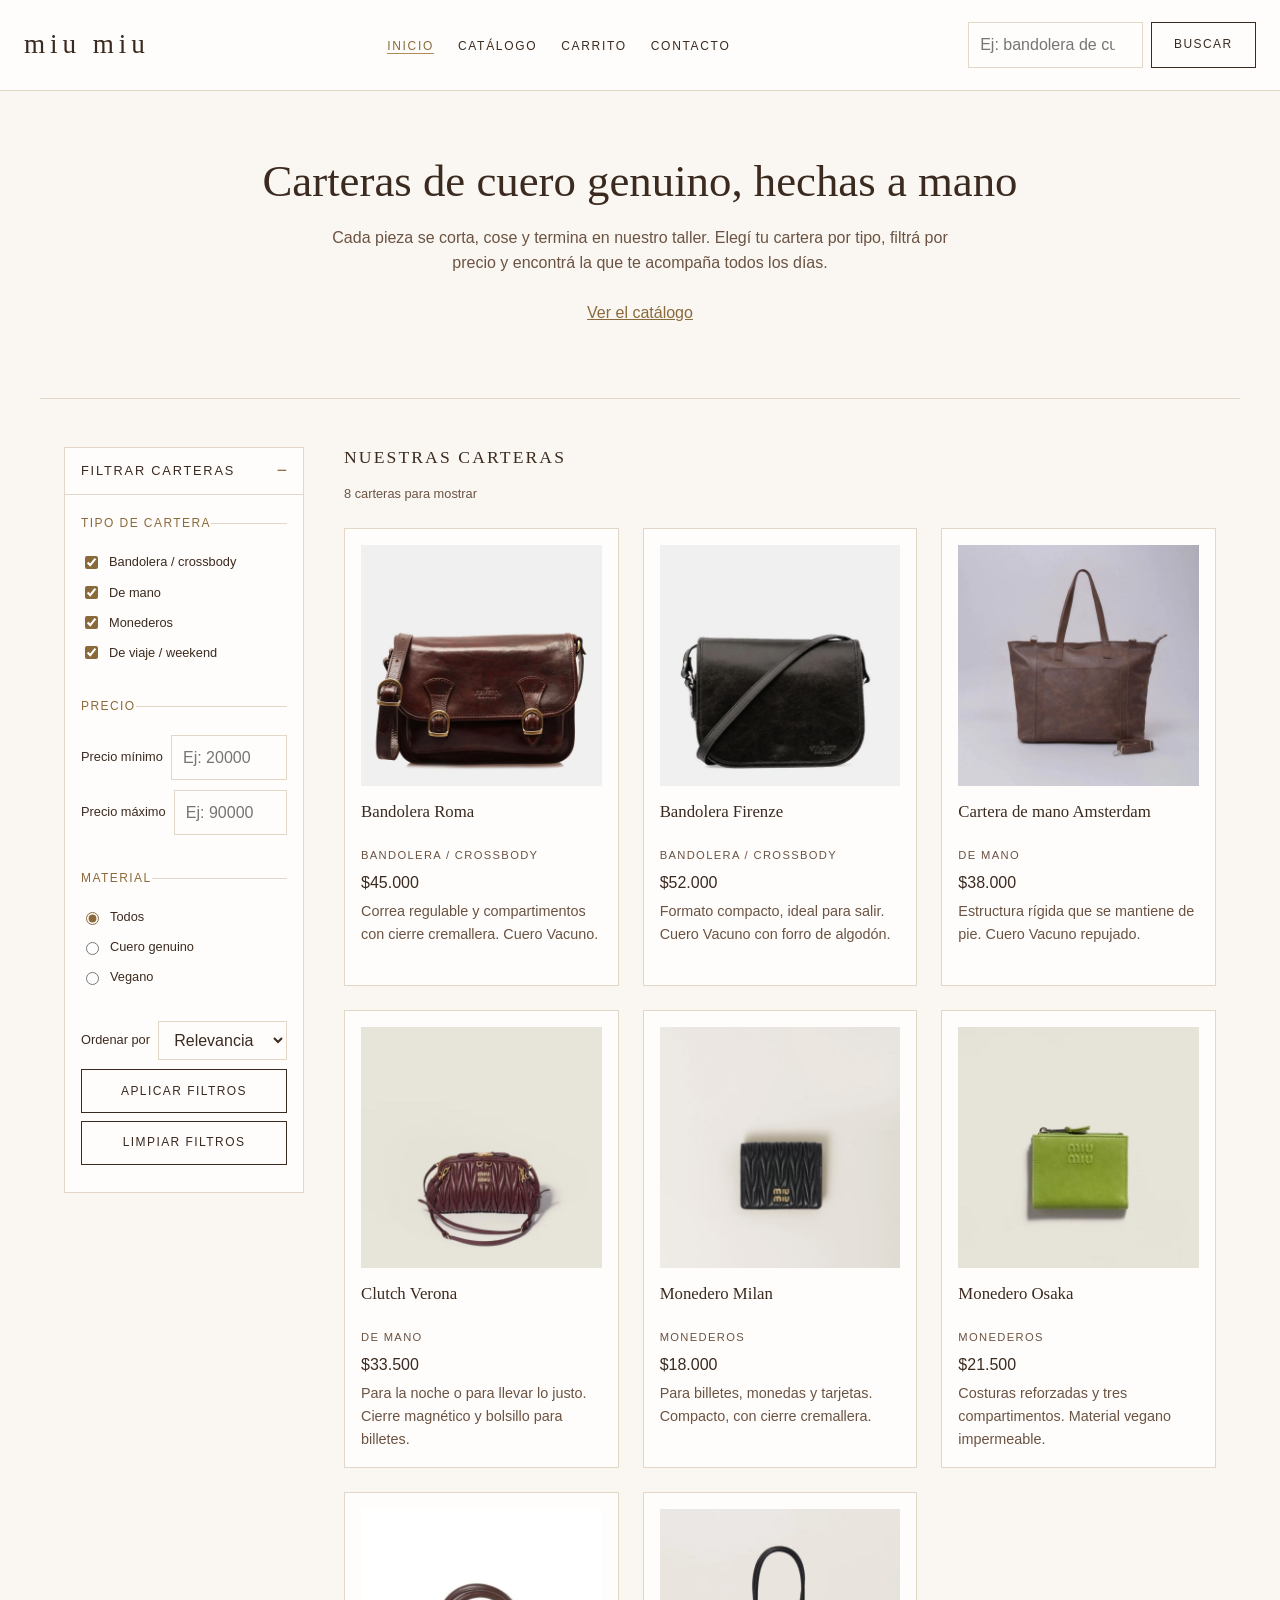
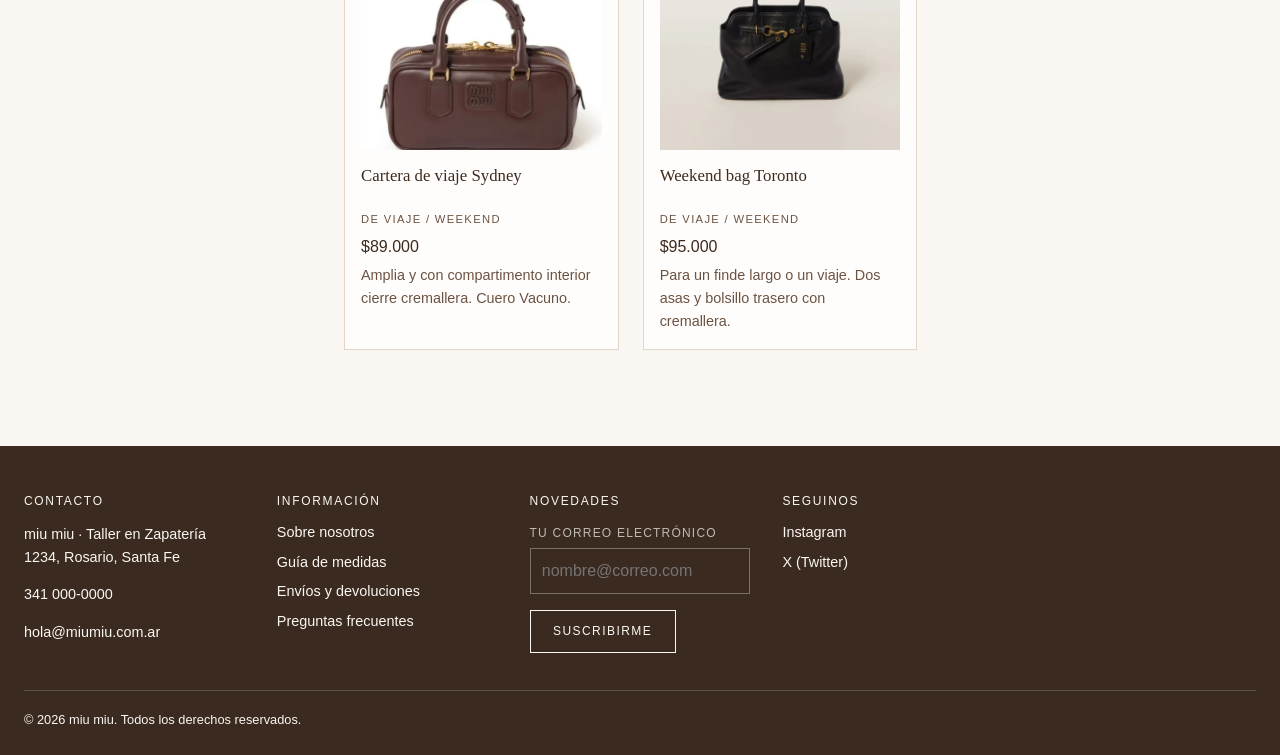
<file: index.html>
<!DOCTYPE html>
<html lang="es-AR">
<head>
    <meta charset="UTF-8">
    <meta name="viewport" content="width=device-width, initial-scale=1.0">
    <meta name="description" content="miu miu | Carteras de cuero genuino hechas a mano: bandoleras, carteras de mano, monederos y carteras de viaje.">
    <title>miu miu | Carteras de cuero</title>

    <!-- Maquetado en style.css (punto 4 de Predictions.md) -->
    <link rel="stylesheet" href="style.css">
</head>
<body>

    <!-- ==================== ENCABEZADO ==================== -->
    <header class="site-header">
        <p class="site-header__marca">
            <a href="index.html" aria-label="miu miu, ir al inicio">miu miu</a>
        </p>

        <nav class="site-header__nav" aria-label="Navegación principal">
            <ul>
                <li><a href="index.html" aria-current="page">Inicio</a></li>
                <li><a href="#catalogo">Catálogo</a></li>
                <li><a href="carrito.html">Carrito</a></li>
                <li><a href="contacto.html">Contacto</a></li>
            </ul>
        </nav>

        <!-- role="search" le avisa al lector de pantalla que este formulario es un buscador -->
        <form class="site-header__buscador" role="search" method="get" action="#catalogo" aria-label="Buscar carteras">
            <label for="buscar">Buscar carteras</label>
            <input type="search" id="buscar" name="q" placeholder="Ej: bandolera de cuero" autocomplete="off">
            <button type="submit">Buscar</button>
        </form>
    </header>

    <!-- ==================== CONTENIDO PRINCIPAL ==================== -->
    <main>

        <!-- Presentacion de la tienda -->
        <section class="hero" aria-labelledby="titulo-principal">
            <h1 id="titulo-principal">Carteras de cuero genuino, hechas a mano</h1>
            <p>
                Cada pieza se corta, cose y termina en nuestro taller. Elegí tu cartera por tipo,
                filtrá por precio y encontrá la que te acompaña todos los días.
            </p>
            <p><a href="#catalogo">Ver el catálogo</a></p>
        </section>

        <!-- Catalogo: filtros a la izquierda, productos al centro -->
        <div class="catalogo">

            <!--
                Los filtros van dentro de un <details>: arrancan abiertos en
                pantallas grandes y script.js los cierra solo en las chicas, para
                que no tapen los productos antes de llegar a verlos.
            -->
            <aside class="filtros" aria-labelledby="titulo-filtros">
                <details class="filtros__grupo" open>
                    <summary class="filtros__resumen">
                        <h2 id="titulo-filtros">Filtrar carteras</h2>
                    </summary>

                    <form class="filtros__form" method="get" action="#catalogo" aria-labelledby="titulo-filtros">

                        <fieldset>
                            <legend>Tipo de cartera</legend>
                            <ul>
                                <li>
                                    <input type="checkbox" id="tipo-bandolera" name="tipo" value="bandolera" checked>
                                    <label for="tipo-bandolera">Bandolera / crossbody</label>
                                </li>
                                <li>
                                    <input type="checkbox" id="tipo-mano" name="tipo" value="mano" checked>
                                    <label for="tipo-mano">De mano</label>
                                </li>
                                <li>
                                    <input type="checkbox" id="tipo-monederos" name="tipo" value="monederos" checked>
                                    <label for="tipo-monederos">Monederos</label>
                                </li>
                                <li>
                                    <input type="checkbox" id="tipo-viaje" name="tipo" value="viaje" checked>
                                    <label for="tipo-viaje">De viaje / weekend</label>
                                </li>
                            </ul>
                        </fieldset>

                        <fieldset>
                            <legend>Precio</legend>
                            <p>
                                <label for="precio-min">Precio mínimo</label>
                                <input type="number" id="precio-min" name="precio-min" min="0" step="1000" placeholder="Ej: 20000">
                            </p>
                            <p>
                                <label for="precio-max">Precio máximo</label>
                                <input type="number" id="precio-max" name="precio-max" min="0" step="1000" placeholder="Ej: 90000">
                            </p>
                        </fieldset>

                        <fieldset>
                            <legend>Material</legend>
                            <p>
                                <input type="radio" id="material-todos" name="material" value="todos" checked>
                                <label for="material-todos">Todos</label>
                            </p>
                            <p>
                                <input type="radio" id="material-cuero" name="material" value="cuero">
                                <label for="material-cuero">Cuero genuino</label>
                            </p>
                            <p>
                                <input type="radio" id="material-vegano" name="material" value="vegano">
                                <label for="material-vegano">Vegano</label>
                            </p>
                        </fieldset>

                        <p>
                            <label for="orden">Ordenar por</label>
                            <select id="orden" name="orden">
                                <option value="relevancia">Relevancia</option>
                                <option value="precio-asc">Precio: de menor a mayor</option>
                                <option value="precio-desc">Precio: de mayor a menor</option>
                                <option value="nombre">Nombre (A - Z)</option>
                            </select>
                        </p>

                        <button type="submit">Aplicar filtros</button>
                        <button type="reset">Limpiar filtros</button>
                    </form>
                </details>
            </aside>

            <!-- ---------- PRODUCTOS ---------- -->
            <section id="catalogo" class="catalogo__listado" aria-labelledby="titulo-catalogo">
                <h2 id="titulo-catalogo">Nuestras carteras</h2>
                <p class="catalogo__conteo" aria-live="polite">8 carteras para mostrar</p>

                <!--
                    Los productos estan fijos en el HTML por ahora, asi que cada link
                    lleva el id del producto que quiere ver: producto.html?id=roma

                    El link va en el h3 a proposito: es un solo link por producto y el
                    nombre de la cartera es un texto de link claro (bueno para lectores
                    de pantalla y para buscadores).

                    Cuando tengas style.css, la tarjeta entera se vuelve clickeable sin
                    agregar links duplicados, con un "stretched link" desde CSS:
                    .producto__nombre a::after { content: ""; position: absolute; inset: 0; }
                    .producto { position: relative; }
                -->
                <ul class="productos">

                    <!-- Bandolera / crossbody -->
                    <li>
                        <article class="producto" data-tipo="bandolera" data-material="cuero">
                            <figure class="producto__imagen">
                                <img class="imagen-producto"
                                    src="img/roma.jpg"
                                    alt="Bandolera Roma de cuero">
                            </figure>
                            <h3 class="producto__nombre">
                                <a href="producto-roma.html">Bandolera Roma</a>
                            </h3>
                            <p class="producto__tipo">Bandolera / crossbody</p>
                            <p class="producto__precio">$45.000</p>
                            <p class="producto__descripcion">Correa regulable y compartimentos con cierre cremallera. Cuero Vacuno.</p>
                        </article>
                    </li>

                    <li>
                        <article class="producto" data-tipo="bandolera" data-material="cuero">
                            <figure class="producto__imagen">
                                <img class="imagen-producto"
                                    src="img/firenze.jpg"
                                    alt="Bandolera Firenze de cuero">
                            </figure>
                            <h3 class="producto__nombre">
                                <a href="producto-firenze.html">Bandolera Firenze</a>
                            </h3>
                            <p class="producto__tipo">Bandolera / crossbody</p>
                            <p class="producto__precio">$52.000</p>
                            <p class="producto__descripcion">Formato compacto, ideal para salir. Cuero Vacuno con forro de algodón.</p>
                        </article>
                    </li>

                    <!-- De mano -->
                    <li>
                        <article class="producto" data-tipo="mano" data-material="cuero">
                            <figure class="producto__imagen">
                                <img class="imagen-producto"
                                    src="img/amsterdam.jpg"
                                    alt="Cartera de mano Amsterdam de cuero">
                            </figure>
                            <h3 class="producto__nombre">
                                <a href="producto-amsterdam.html">Cartera de mano Amsterdam</a>
                            </h3>
                            <p class="producto__tipo">De mano</p>
                            <p class="producto__precio">$38.000</p>
                            <p class="producto__descripcion">Estructura rígida que se mantiene de pie. Cuero Vacuno repujado.</p>
                        </article>
                    </li>

                    <li>
                        <article class="producto" data-tipo="mano" data-material="cuero">
                            <figure class="producto__imagen">
                                <img class="imagen-producto"
                                    src="img/verona.jpg"
                                    alt="Clutch Verona de cuero">
                            </figure>
                            <h3 class="producto__nombre">
                                <a href="producto-verona.html">Clutch Verona</a>
                            </h3>
                            <p class="producto__tipo">De mano</p>
                            <p class="producto__precio">$33.500</p>
                            <p class="producto__descripcion">Para la noche o para llevar lo justo. Cierre magnético y bolsillo para billetes.</p>
                        </article>
                    </li>

                    <!-- Monederos -->
                    <li>
                        <article class="producto" data-tipo="monederos" data-material="cuero">
                            <figure class="producto__imagen">
                                <img class="imagen-producto"
                                    src="img/milan.jpg"
                                    alt="Monedero Milan de cuero">
                            </figure>
                            <h3 class="producto__nombre">
                                <a href="producto-milan.html">Monedero Milan</a>
                            </h3>
                            <p class="producto__tipo">Monederos</p>
                            <p class="producto__precio">$18.000</p>
                            <p class="producto__descripcion">Para billetes, monedas y tarjetas. Compacto, con cierre cremallera.</p>
                        </article>
                    </li>

                    <li>
                        <article class="producto" data-tipo="monederos" data-material="vegano">
                            <figure class="producto__imagen">
                                <img class="imagen-producto"
                                    src="img/osaka.jpg"
                                    alt="Monedero Osaka de material vegano">
                            </figure>
                            <h3 class="producto__nombre">
                                <a href="producto-osaka.html">Monedero Osaka</a>
                            </h3>
                            <p class="producto__tipo">Monederos</p>
                            <p class="producto__precio">$21.500</p>
                            <p class="producto__descripcion">Costuras reforzadas y tres compartimentos. Material vegano impermeable.</p>
                        </article>
                    </li>

                    <!-- De viaje / weekend -->
                    <li>
                        <article class="producto" data-tipo="viaje" data-material="cuero">
                            <figure class="producto__imagen">
                                <img class="imagen-producto"
                                    src="img/sydney.jpg"
                                    alt="Cartera de viaje Sydney de cuero">
                            </figure>
                            <h3 class="producto__nombre">
                                <a href="producto-sydney.html">Cartera de viaje Sydney</a>
                            </h3>
                            <p class="producto__tipo">De viaje / weekend</p>
                            <p class="producto__precio">$89.000</p>
                            <p class="producto__descripcion">Amplia y con compartimento interior cierre cremallera. Cuero Vacuno.</p>
                        </article>
                    </li>

                    <li>
                        <article class="producto" data-tipo="viaje" data-material="cuero">
                            <figure class="producto__imagen">
                                <img class="imagen-producto"
                                    src="img/toronto.jpg"
                                    alt="Weekend bag Toronto de cuero">
                            </figure>
                            <h3 class="producto__nombre">
                                <a href="producto-toronto.html">Weekend bag Toronto</a>
                            </h3>
                            <p class="producto__tipo">De viaje / weekend</p>
                            <p class="producto__precio">$95.000</p>
                            <p class="producto__descripcion">Para un finde largo o un viaje. Dos asas y bolsillo trasero con cremallera.</p>
                        </article>
                    </li>

                </ul>

                <p class="catalogo__vacio" id="catalogo-vacio" hidden>
                    No encontramos carteras con esos filtros.
                    <a href="index.html#catalogo">Ver todas las carteras</a>.
                </p>
            </section>
        </div>
    </main>

    <!-- ==================== PIE DE PAGINA ==================== -->
    <footer class="site-footer">

        <section class="site-footer__contacto" aria-labelledby="titulo-contacto">
            <h2 id="titulo-contacto">Contacto</h2>
            <address>
                <p>miu miu · Taller en Zapatería 1234, Rosario, Santa Fe</p>
                <p><a href="tel:+54341000000">341 000-0000</a></p>
                <p><a href="mailto:hola@miumiu.com.ar">hola@miumiu.com.ar</a></p>
            </address>
        </section>

        <nav class="site-footer__links" aria-label="Enlaces del pie de página">
            <h2>Información</h2>
            <ul>
                <li><a href="contacto.html">Sobre nosotros</a></li>
                <li><a href="index.html#catalogo">Gu&iacute;a de medidas</a></li>
                <li><a href="contacto.html">Env&iacute;os y devoluciones</a></li>
                <li><a href="contacto.html">Preguntas frecuentes</a></li>
            </ul>
        </nav>

        <form class="site-footer__newsletter" aria-label="Suscripción al newsletter">
            <h2>Novedades</h2>
            <p>
                <label for="email-newsletter">Tu correo electrónico</label>
                <input type="email" id="email-newsletter" name="email" placeholder="nombre@correo.com" autocomplete="email" required>
            </p>
            <button type="submit">Suscribirme</button>
        </form>

        <nav class="site-footer__redes" aria-label="Redes sociales">
            <h2>Seguinos</h2>
            <ul>
                <li><a href="https://instagram.com/miumiu" target="_blank" rel="noopener noreferrer">Instagram</a></li>
                <li><a href="https://x.com/miumiu" target="_blank" rel="noopener noreferrer">X (Twitter)</a></li>
            </ul>
        </nav>

        <p class="site-footer__legal">&copy; 2026 miu miu. Todos los derechos reservados.</p>
    </footer>

    <script src="script.js" defer></script>

</body>
</html>
</file>
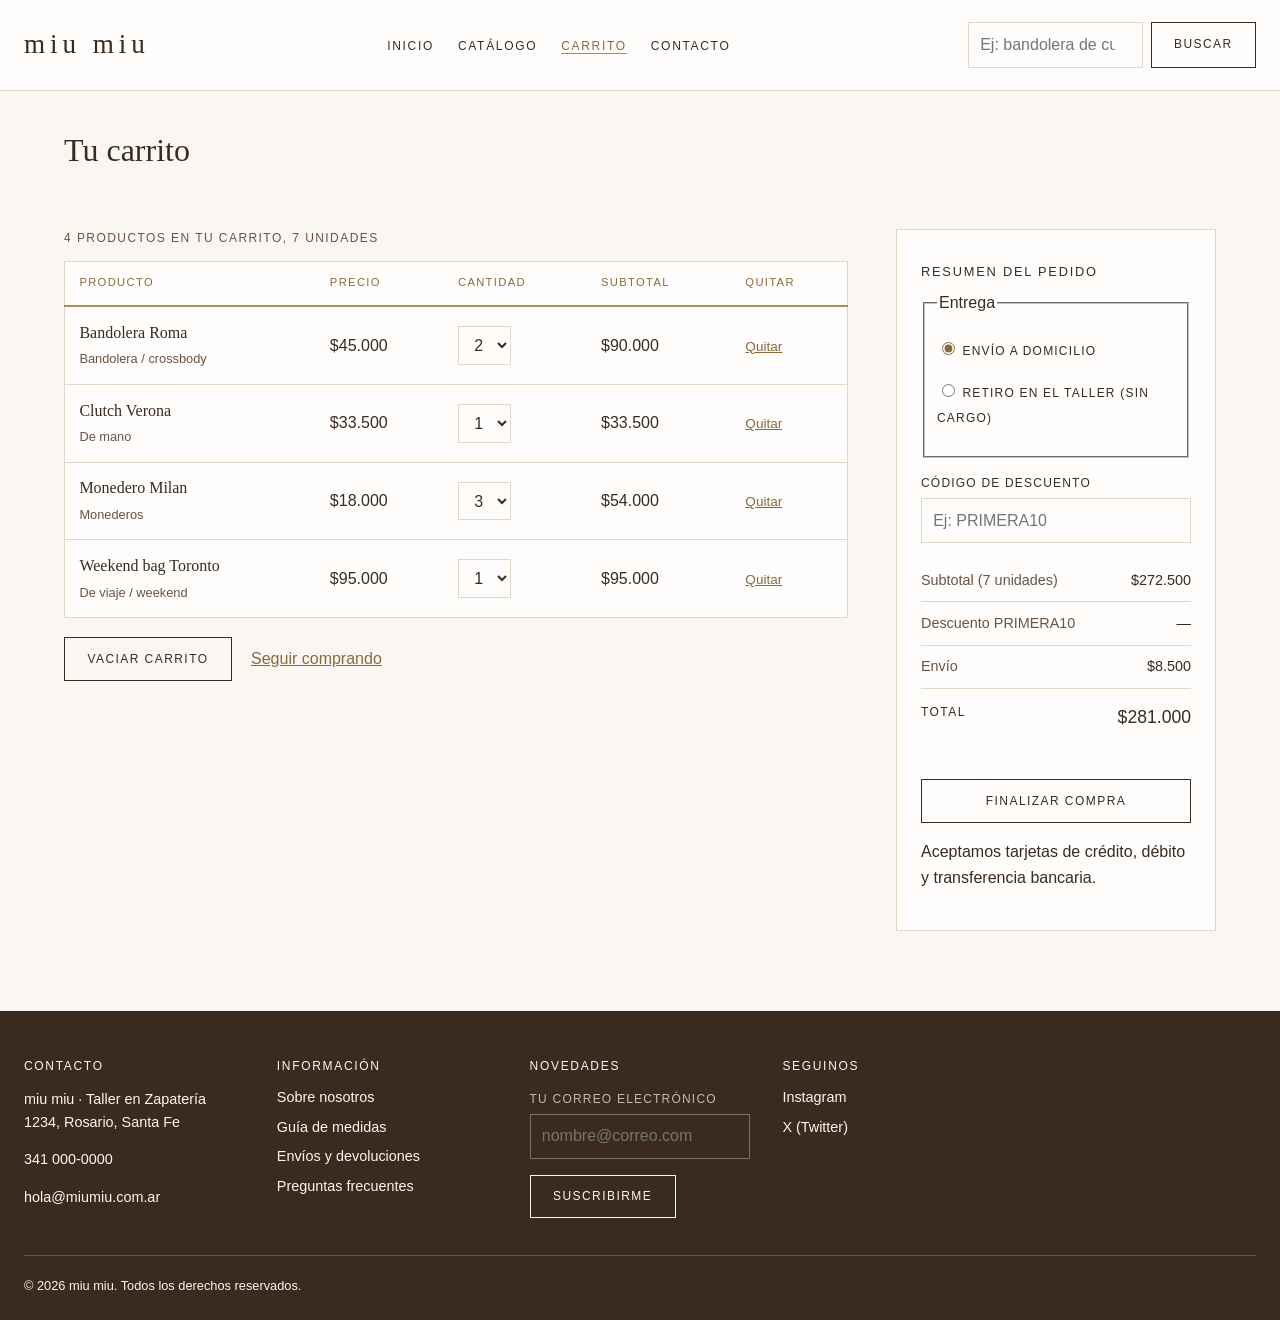
<file: carrito.html>
<!DOCTYPE html>
<html lang="es-AR">
<head>
    <meta charset="UTF-8">
    <meta name="viewport" content="width=device-width, initial-scale=1.0">
    <meta name="description" content="Carrito de compra de miu miu: revisá los productos que agregaste, ajustá las cantidades y finalizá tu compra.">
    <title>miu miu | Tu carrito</title>

    <!-- Maquetado en style.css -->
    <link rel="stylesheet" href="style.css">
</head>
<body>

    <!-- ==================== ENCABEZADO ==================== -->
    <header class="site-header">
        <p class="site-header__marca">
            <a href="index.html" aria-label="miu miu, ir al inicio">miu miu</a>
        </p>

        <nav class="site-header__nav" aria-label="Navegación principal">
            <ul>
                <li><a href="index.html">Inicio</a></li>
                <li><a href="index.html#catalogo">Catálogo</a></li>
                <li><a href="carrito.html" aria-current="page">Carrito</a></li>
                <li><a href="contacto.html">Contacto</a></li>
            </ul>
        </nav>

        <!-- role="search" le avisa al lector de pantalla que este formulario es un buscador -->
        <form class="site-header__buscador" role="search" method="get" action="index.html#catalogo" aria-label="Buscar carteras">
            <label for="buscar">Buscar carteras</label>
            <input type="search" id="buscar" name="q" placeholder="Ej: bandolera de cuero" autocomplete="off">
            <button type="submit">Buscar</button>
        </form>
    </header>

    <!-- ==================== CONTENIDO PRINCIPAL ==================== -->
    <main>

        <h1 id="titulo-pagina">Tu carrito</h1>

        <!--
            La tabla la arma script.js a partir de lo que hay guardado en
            localStorage: la primera vez arranca con CARRITO_INICIAL y después
            conserva lo que vayas agregando. Por eso el <tbody> está vacío y
            las filas las genera el script.
        -->
        <div class="carrito">

            <!-- ---------- PRODUCTOS DEL CARRITO ---------- -->
            <form class="carrito__form" method="get" action="carrito.html" aria-label="Actualizar los productos del carrito">
                <noscript>
                    <p class="carrito__aviso">El carrito se arma con JavaScript. Activalo para ver y modificar los productos.</p>
                </noscript>

                <table class="carrito__tabla">
                    <caption id="carrito-conteo">Productos en tu carrito</caption>
                    <thead>
                        <tr>
                            <th scope="col">Producto</th>
                            <th scope="col">Precio</th>
                            <th scope="col">Cantidad</th>
                            <th scope="col">Subtotal</th>
                            <th scope="col">Quitar</th>
                        </tr>
                    </thead>
                    <tbody id="carrito-items">
                    </tbody>
                </table>

                <p>
                    <button type="button" id="vaciar-carrito">Vaciar carrito</button>
                    <a href="index.html#catalogo">Seguir comprando</a>
                </p>
            </form>

            <!-- ---------- RESUMEN Y FINALIZACIÓN DE COMPRA ---------- -->
            <aside class="carrito__resumen" aria-labelledby="titulo-resumen">
                <h2 id="titulo-resumen">Resumen del pedido</h2>

                <!--
                    El botón "Finalizar compra" envía este formulario a checkout.html,
                    que todavía no existe (es el punto 3 de Predictions.md). Sin un
                    servidor o sin JS, el formulario simplemente recarga la página.
                -->
                <form class="carrito__checkout" method="post" action="checkout.html" aria-labelledby="titulo-resumen" id="carrito__checkout">

                    <fieldset>
                        <legend>Entrega</legend>
                        <p>
                            <input type="radio" id="entrega-domicilio" name="entrega" value="domicilio" checked>
                            <label for="entrega-domicilio">Envío a domicilio</label>
                        </p>
                        <p>
                            <input type="radio" id="entrega-taller" name="entrega" value="taller">
                            <label for="entrega-taller">Retiro en el taller (sin cargo)</label>
                        </p>
                    </fieldset>

                    <p>
                        <label for="cupon">Código de descuento</label>
                        <input type="text" id="cupon" name="cupon" placeholder="Ej: PRIMERA10" autocomplete="off">
                    </p>

                    <dl class="resumen__totales">
                        <div>
                            <dt>Subtotal (<span id="total-unidades">0</span> unidades)</dt>
                            <dd id="total-subtotal">$0</dd>
                        </div>
                        <div>
                            <dt>Descuento PRIMERA10</dt>
                            <dd id="total-descuento">—</dd>
                        </div>
                        <div>
                            <dt>Envío</dt>
                            <dd id="total-envio">$0</dd>
                        </div>
                        <div>
                            <dt>Total</dt>
                            <dd id="total-total">$0</dd>
                        </div>
                    </dl>

                    <button type="submit">Finalizar compra</button>
                </form>

                <p>Aceptamos tarjetas de crédito, débito y transferencia bancaria.</p>
            </aside>
        </div>
    </main>

    <!-- ==================== PIE DE PAGINA ==================== -->
    <footer class="site-footer">

        <section class="site-footer__contacto" aria-labelledby="titulo-contacto">
            <h2 id="titulo-contacto">Contacto</h2>
            <address>
                <p>miu miu · Taller en Zapatería 1234, Rosario, Santa Fe</p>
                <p><a href="tel:+54341000000">341 000-0000</a></p>
                <p><a href="mailto:hola@miumiu.com.ar">hola@miumiu.com.ar</a></p>
            </address>
        </section>

        <nav class="site-footer__links" aria-label="Enlaces del pie de página">
            <h2>Información</h2>
            <ul>
                <li><a href="contacto.html">Sobre nosotros</a></li>
                <li><a href="index.html#catalogo">Gu&iacute;a de medidas</a></li>
                <li><a href="contacto.html">Env&iacute;os y devoluciones</a></li>
                <li><a href="contacto.html">Preguntas frecuentes</a></li>
            </ul>
        </nav>

        <form class="site-footer__newsletter" aria-label="Suscripción al newsletter">
            <h2>Novedades</h2>
            <p>
                <label for="email-newsletter">Tu correo electrónico</label>
                <input type="email" id="email-newsletter" name="email" placeholder="nombre@correo.com" autocomplete="email" required>
            </p>
            <button type="submit">Suscribirme</button>
        </form>

        <nav class="site-footer__redes" aria-label="Redes sociales">
            <h2>Seguinos</h2>
            <ul>
                <li><a href="https://instagram.com/miumiu" target="_blank" rel="noopener noreferrer">Instagram</a></li>
                <li><a href="https://x.com/miumiu" target="_blank" rel="noopener noreferrer">X (Twitter)</a></li>
            </ul>
        </nav>

        <p class="site-footer__legal">&copy; 2026 miu miu. Todos los derechos reservados.</p>
    </footer>

    <script src="script.js" defer></script>

</body>
</html>
</file>
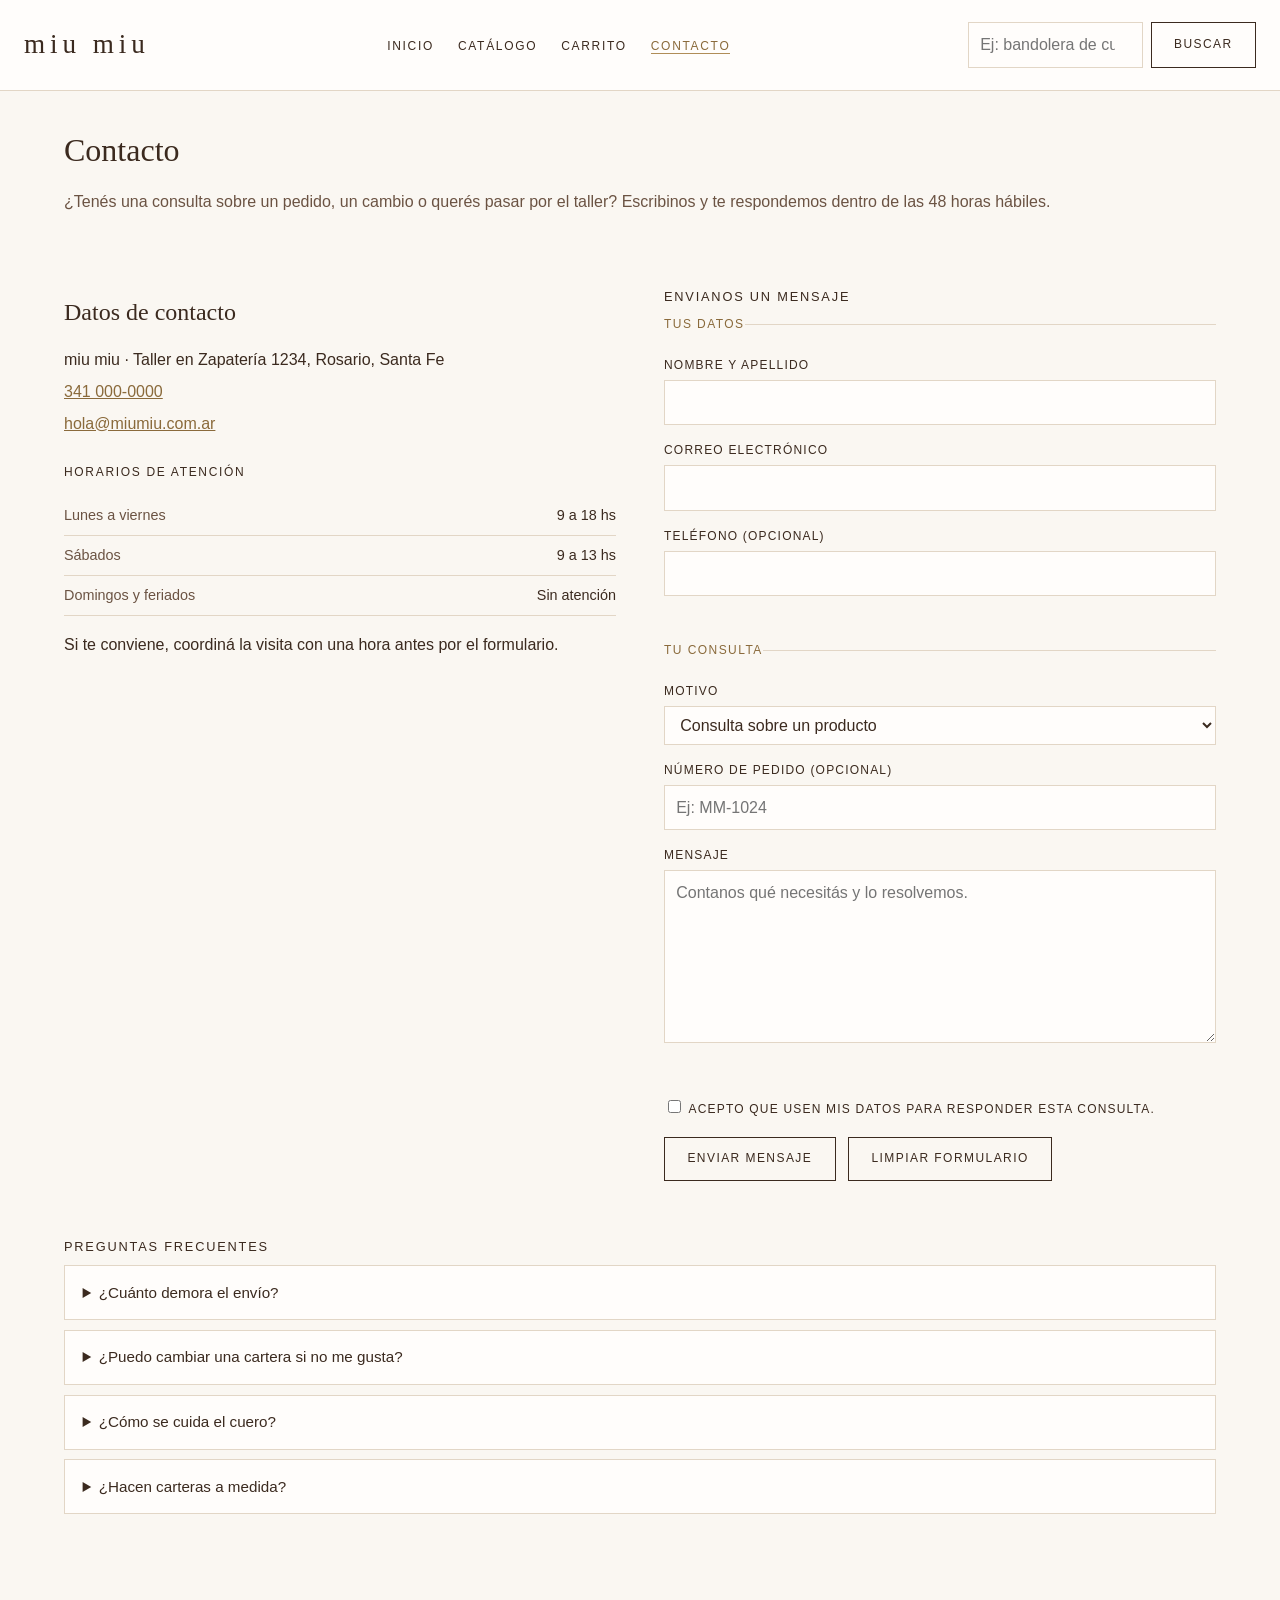
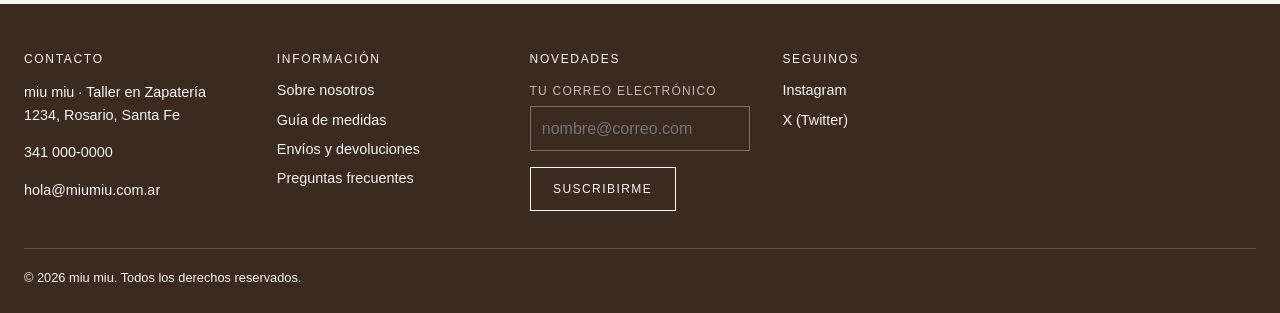
<file: contacto.html>
<!DOCTYPE html>
<html lang="es-AR">
<head>
    <meta charset="UTF-8">
    <meta name="viewport" content="width=device-width, initial-scale=1.0">
    <meta name="description" content="Contacto de miu miu: escribinos para consultas sobre pedidos, cambios, devoluciones o para coordinar una visita al taller.">
    <title>miu miu | Contacto</title>

    <!-- Maquetado en style.css -->
    <link rel="stylesheet" href="style.css">
</head>
<body>

    <!-- ==================== ENCABEZADO ==================== -->
    <header class="site-header">
        <p class="site-header__marca">
            <a href="index.html" aria-label="miu miu, ir al inicio">miu miu</a>
        </p>

        <nav class="site-header__nav" aria-label="Navegación principal">
            <ul>
                <li><a href="index.html">Inicio</a></li>
                <li><a href="index.html#catalogo">Catálogo</a></li>
                <li><a href="carrito.html">Carrito</a></li>
                <li><a href="contacto.html" aria-current="page">Contacto</a></li>
            </ul>
        </nav>

        <!-- role="search" le avisa al lector de pantalla que este formulario es un buscador -->
        <form class="site-header__buscador" role="search" method="get" action="index.html#catalogo" aria-label="Buscar carteras">
            <label for="buscar">Buscar carteras</label>
            <input type="search" id="buscar" name="q" placeholder="Ej: bandolera de cuero" autocomplete="off">
            <button type="submit">Buscar</button>
        </form>
    </header>

    <!-- ==================== CONTENIDO PRINCIPAL ==================== -->
    <main>

        <h1 id="titulo-pagina">Contacto</h1>
        <p>¿Tenés una consulta sobre un pedido, un cambio o querés pasar por el taller? Escribinos y te respondemos dentro de las 48 horas hábiles.</p>

        <div class="contacto">

            <!-- ---------- DATOS DE CONTACTO ---------- -->
            <section class="contacto__datos" aria-labelledby="titulo-datos">
                <h2 id="titulo-datos">Datos de contacto</h2>
                <address>
                    <p>miu miu · Taller en Zapatería 1234, Rosario, Santa Fe</p>
                    <p><a href="tel:+54341000000">341 000-0000</a></p>
                    <p><a href="mailto:hola@miumiu.com.ar">hola@miumiu.com.ar</a></p>
                </address>

                <h3>Horarios de atención</h3>
                <dl class="contacto__horarios">
                    <div>
                        <dt>Lunes a viernes</dt>
                        <dd>9 a 18 hs</dd>
                    </div>
                    <div>
                        <dt>Sábados</dt>
                        <dd>9 a 13 hs</dd>
                    </div>
                    <div>
                        <dt> Domingos y feriados</dt>
                        <dd>Sin atención</dd>
                    </div>
                </dl>

                <p>Si te conviene, coordiná la visita con una hora antes por el formulario.</p>
            </section>

            <!-- ---------- FORMULARIO DE CONTACTO ---------- -->
            <section class="contacto__formulario" aria-labelledby="titulo-formulario">
                <h2 id="titulo-formulario">Envianos un mensaje</h2>

                <!--
                    Los atributos required, maxlength, type="email" y autocomplete
                    ya validan solos en el navegador, sin una línea de JS.

                    El action apunta a esta misma página: cuando exista el servidor
                    (o el PHP del TP) hay que cambiarlo por la URL real que recibe
                    los datos del formulario.
                -->
                <form class="formulario" method="post" action="contacto.html" aria-labelledby="titulo-formulario">

                    <fieldset>
                        <legend>Tus datos</legend>
                        <p>
                            <label for="nombre">Nombre y apellido</label>
                            <input type="text" id="nombre" name="nombre" required autocomplete="name">
                        </p>
                        <p>
                            <label for="email">Correo electrónico</label>
                            <input type="email" id="email" name="email" required autocomplete="email">
                        </p>
                        <p>
                            <label for="telefono">Teléfono (opcional)</label>
                            <input type="tel" id="telefono" name="telefono" autocomplete="tel">
                        </p>
                    </fieldset>

                    <fieldset>
                        <legend>Tu consulta</legend>
                        <p>
                            <label for="asunto">Motivo</label>
                            <select id="asunto" name="asunto" required>
                                <option value="producto">Consulta sobre un producto</option>
                                <option value="pedido">Estado de mi pedido</option>
                                <option value="cambio">Cambios o devoluciones</option>
                                <option value="garantia">Garantía o reparación</option>
                                <option value="taller">Visita al taller</option>
                                <option value="otro">Otro</option>
                            </select>
                        </p>
                        <p>
                            <label for="pedido">Número de pedido (opcional)</label>
                            <input type="text" id="pedido" name="pedido" placeholder="Ej: MM-1024" autocomplete="off">
                        </p>
                        <p>
                            <label for="mensaje">Mensaje</label>
                            <textarea id="mensaje" name="mensaje" rows="6" maxlength="600" required
                                placeholder="Contanos qué necesitás y lo resolvemos."></textarea>
                        </p>
                    </fieldset>

                    <p>
                        <input type="checkbox" id="acepto" name="acepto" value="si" required>
                        <label for="acepto">Acepto que usen mis datos para responder esta consulta.</label>
                    </p>

                    <button type="submit">Enviar mensaje</button>
                    <button type="reset">Limpiar formulario</button>
                </form>
            </section>
        </div>

        <!-- ---------- PREGUNTAS FRECUENTES ---------- -->
        <section class="contacto__faq" aria-labelledby="titulo-faq">
            <h2 id="titulo-faq">Preguntas frecuentes</h2>

            <!-- details y summary son HTML nativo: el desplegable no necesita JS -->
            <details>
                <summary>¿Cuánto demora el envío?</summary>
                <p>Entre 3 y 7 días hábiles a todo el país. Los pedidos hechos después de las 14 hs se despachan al día siguiente.</p>
            </details>

            <details>
                <summary>¿Puedo cambiar una cartera si no me gusta?</summary>
                <p>Sí, tenés 30 días desde que recibiste el pedido, siempre que la cartera esté sin uso y con su etiqueta. Los productos hechos a medida no admiten cambio.</p>
            </details>

            <details>
                <summary>¿Cómo se cuida el cuero?</summary>
                <p>Guardala lejos del sol y la humedad. Si se moja, dejala secar sola y después pasale un paño apenas húmedo.</p>
            </details>

            <details>
                <summary>¿Hacen carteras a medida?</summary>
                <p>Sí, escribinos por el formulario con la idea que tenés y te pasamos el presupuesto.</p>
            </details>
        </section>
    </main>

    <!-- ==================== PIE DE PAGINA ==================== -->
    <footer class="site-footer">

        <section class="site-footer__contacto" aria-labelledby="titulo-contacto">
            <h2 id="titulo-contacto">Contacto</h2>
            <address>
                <p>miu miu · Taller en Zapatería 1234, Rosario, Santa Fe</p>
                <p><a href="tel:+54341000000">341 000-0000</a></p>
                <p><a href="mailto:hola@miumiu.com.ar">hola@miumiu.com.ar</a></p>
            </address>
        </section>

        <nav class="site-footer__links" aria-label="Enlaces del pie de página">
            <h2>Información</h2>
            <ul>
                <li><a href="contacto.html">Sobre nosotros</a></li>
                <li><a href="index.html#catalogo">Gu&iacute;a de medidas</a></li>
                <li><a href="contacto.html">Env&iacute;os y devoluciones</a></li>
                <li><a href="contacto.html">Preguntas frecuentes</a></li>
            </ul>
        </nav>

        <form class="site-footer__newsletter" aria-label="Suscripción al newsletter">
            <h2>Novedades</h2>
            <p>
                <label for="email-newsletter">Tu correo electrónico</label>
                <input type="email" id="email-newsletter" name="email" placeholder="nombre@correo.com" autocomplete="email" required>
            </p>
            <button type="submit">Suscribirme</button>
        </form>

        <nav class="site-footer__redes" aria-label="Redes sociales">
            <h2>Seguinos</h2>
            <ul>
                <li><a href="https://instagram.com/miumiu" target="_blank" rel="noopener noreferrer">Instagram</a></li>
                <li><a href="https://x.com/miumiu" target="_blank" rel="noopener noreferrer">X (Twitter)</a></li>
            </ul>
        </nav>

        <p class="site-footer__legal">&copy; 2026 miu miu. Todos los derechos reservados.</p>
    </footer>

</body>
</html>
</file>
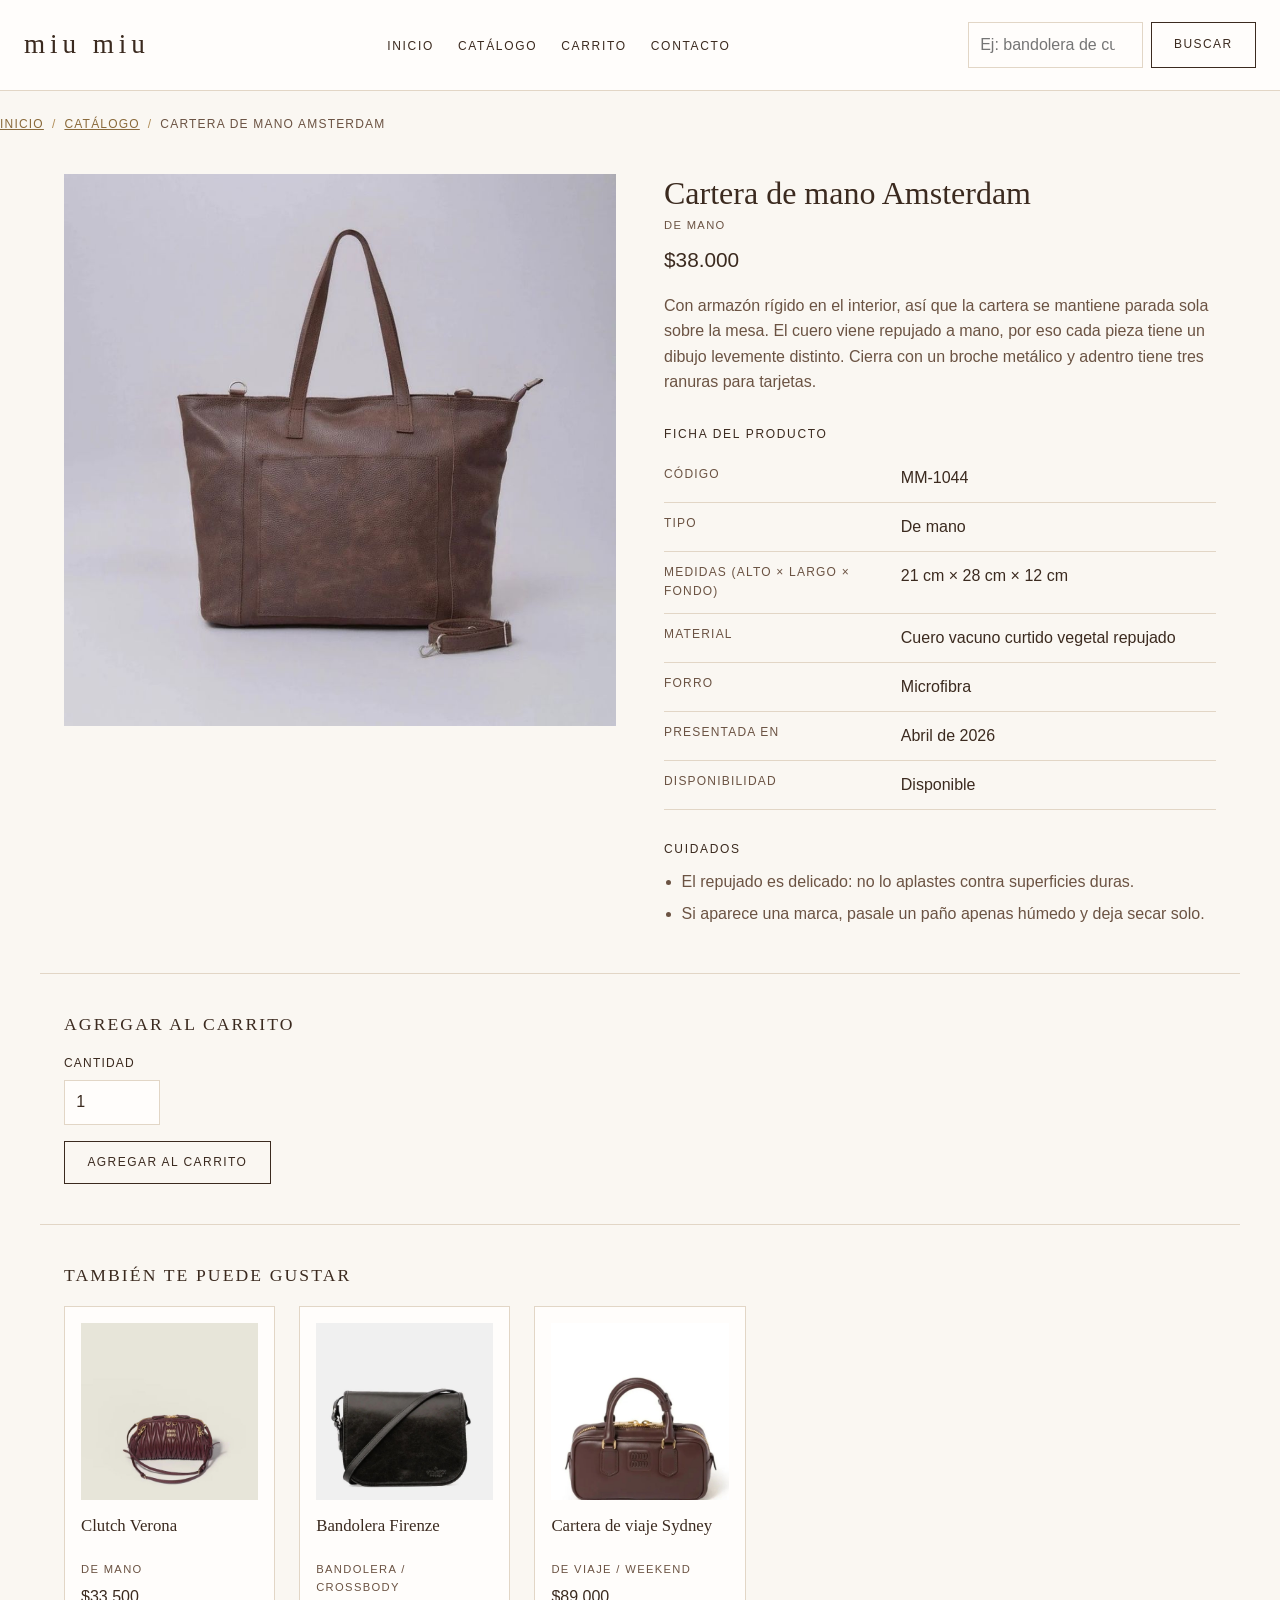
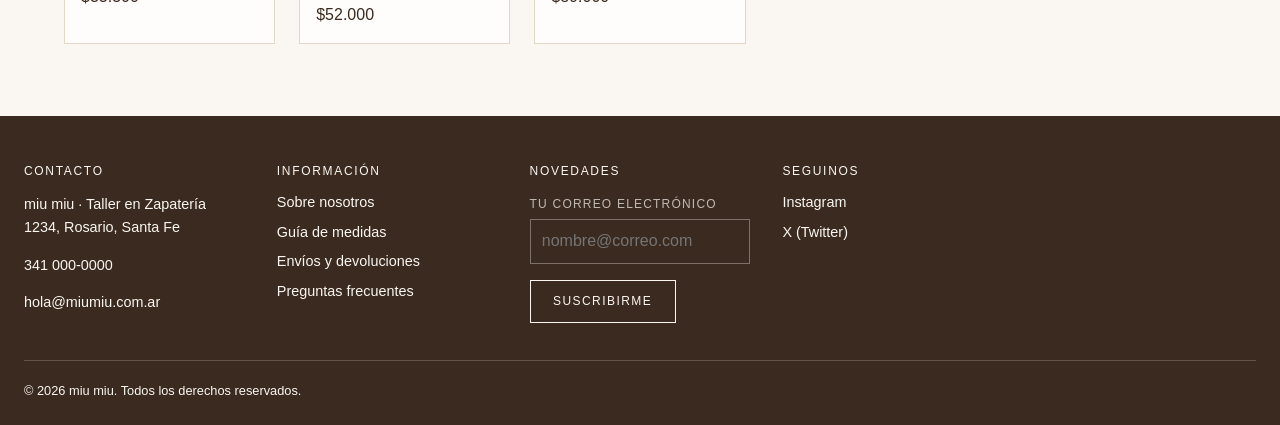
<file: producto-amsterdam.html>
<!DOCTYPE html>
<html lang="es-AR">
<head>
    <meta charset="UTF-8">
    <meta name="viewport" content="width=device-width, initial-scale=1.0">
    <meta name="description" content="Cartera de mano Amsterdam (De mano) en Cuero vacuno curtido vegetal repujado. Medidas: 21 cm × 28 cm × 12 cm. $38.000. Envíos a todo el país desde miu miu.">
    <title>miu miu | Cartera de mano Amsterdam</title>
    <link rel="stylesheet" href="style.css">
</head>
<body>

    <!-- ==================== ENCABEZADO ==================== -->
    <header class="site-header">
        <p class="site-header__marca">
            <a href="index.html" aria-label="miu miu, ir al inicio">miu miu</a>
        </p>

        <nav class="site-header__nav" aria-label="Navegación principal">
            <ul>
                <li><a href="index.html">Inicio</a></li>
                <li><a href="index.html#catalogo">Catálogo</a></li>
                <li><a href="carrito.html">Carrito</a></li>
                <li><a href="contacto.html">Contacto</a></li>
            </ul>
        </nav>

        <!-- role="search" le avisa al lector de pantalla que este formulario es un buscador -->
        <form class="site-header__buscador" role="search" method="get" action="index.html#catalogo" aria-label="Buscar carteras">
            <label for="buscar">Buscar carteras</label>
            <input type="search" id="buscar" name="q" placeholder="Ej: bandolera de cuero" autocomplete="off">
            <button type="submit">Buscar</button>
        </form>
    </header>

    <!-- ==================== CONTENIDO PRINCIPAL ==================== -->
    <main>

        <nav class="miga" aria-label="Ruta de navegación">
            <ol>
                <li><a href="index.html">Inicio</a></li>
                <li><a href="index.html#catalogo">Catálogo</a></li>
                <li aria-current="page">Cartera de mano Amsterdam</li>
            </ol>
        </nav>

        <article class="detalle">
            <div class="detalle__foto">
                <img class="imagen-detalle"
                    src="img/amsterdam.jpg"
                    alt="Cartera de mano Amsterdam de cuero">
            </div>

            <div class="detalle__info">
                <h1>Cartera de mano Amsterdam</h1>
                <p class="detalle__tipo">De mano</p>
                <p class="detalle__precio">$38.000</p>
                <p class="detalle__descripcion">Con armazón rígido en el interior, así que la cartera se mantiene parada sola sobre la mesa. El cuero viene repujado a mano, por eso cada pieza tiene un dibujo levemente distinto. Cierra con un broche metálico y adentro tiene tres ranuras para tarjetas.</p>

                <h2 class="detalle__subtitulo">Ficha del producto</h2>
                <dl class="ficha">
                    <div>
                        <dt>Código</dt>
                        <dd>MM-1044</dd>
                    </div>
                    <div>
                        <dt>Tipo</dt>
                        <dd>De mano</dd>
                    </div>
                    <div>
                        <dt>Medidas (alto × largo × fondo)</dt>
                        <dd>21 cm × 28 cm × 12 cm</dd>
                    </div>
                    <div>
                        <dt>Material</dt>
                        <dd>Cuero vacuno curtido vegetal repujado</dd>
                    </div>
                    <div>
                        <dt>Forro</dt>
                        <dd>Microfibra</dd>
                    </div>
                    <div>
                        <dt>Presentada en</dt>
                        <dd>Abril de 2026</dd>
                    </div>
                    <div>
                        <dt>Disponibilidad</dt>
                        <dd>Disponible</dd>
                    </div>
                </dl>

                <h2 class="detalle__subtitulo">Cuidados</h2>
                <ul class="cuidados">
                    <li>El repujado es delicado: no lo aplastes contra superficies duras.</li>
                    <li>Si aparece una marca, pasale un paño apenas húmedo y deja secar solo.</li>
                </ul>
            </div>
        </article>

        <!--
            El botón manda a carrito.html con la cantidad elegida.
            Para que de verdad sume el producto al carrito hay que leer estos
            parámetros con JS (o con un servidor); por ahora solo navega.
        -->
        <section class="comprar" aria-labelledby="titulo-comprar">
            <h2 id="titulo-comprar">Agregar al carrito</h2>
            <form id="form-agregar" method="get" action="carrito.html">
                <p>
                    <label for="cantidad">Cantidad</label>
                    <input type="number" id="cantidad" name="cantidad" min="1" max="5" value="1">
                    <input type="hidden" name="producto" value="MM-1044">
                </p>
                <button type="submit">Agregar al carrito</button>
            </form>
        </section>

        <section class="relacionados" aria-labelledby="titulo-relacionados">
            <h2 id="titulo-relacionados">También te puede gustar</h2>
            <ul class="productos productos--chico">
                    <li>
                        <article class="producto">
                            <figure class="producto__imagen">
                                <img class="imagen-producto"
                                    src="img/verona.jpg"
                                    alt="Clutch Verona de cuero">
                            </figure>
                            <h3 class="producto__nombre">
                                <a href="producto-verona.html">Clutch Verona</a>
                            </h3>
                            <p class="producto__tipo">De mano</p>
                            <p class="producto__precio">$33.500</p>
                        </article>
                    </li>
                    <li>
                        <article class="producto">
                            <figure class="producto__imagen">
                                <img class="imagen-producto"
                                    src="img/firenze.jpg"
                                    alt="Bandolera Firenze de cuero">
                            </figure>
                            <h3 class="producto__nombre">
                                <a href="producto-firenze.html">Bandolera Firenze</a>
                            </h3>
                            <p class="producto__tipo">Bandolera / crossbody</p>
                            <p class="producto__precio">$52.000</p>
                        </article>
                    </li>
                    <li>
                        <article class="producto">
                            <figure class="producto__imagen">
                                <img class="imagen-producto"
                                    src="img/sydney.jpg"
                                    alt="Cartera de viaje Sydney de cuero">
                            </figure>
                            <h3 class="producto__nombre">
                                <a href="producto-sydney.html">Cartera de viaje Sydney</a>
                            </h3>
                            <p class="producto__tipo">De viaje / weekend</p>
                            <p class="producto__precio">$89.000</p>
                        </article>
                    </li>
            </ul>
        </section>
    </main>

    <!-- ==================== PIE DE PAGINA ==================== -->
    <footer class="site-footer">

        <section class="site-footer__contacto" aria-labelledby="titulo-contacto">
            <h2 id="titulo-contacto">Contacto</h2>
            <address>
                <p>miu miu · Taller en Zapatería 1234, Rosario, Santa Fe</p>
                <p><a href="tel:+54341000000">341 000-0000</a></p>
                <p><a href="mailto:hola@miumiu.com.ar">hola@miumiu.com.ar</a></p>
            </address>
        </section>

        <nav class="site-footer__links" aria-label="Enlaces del pie de página">
            <h2>Información</h2>
            <ul>
                <li><a href="contacto.html">Sobre nosotros</a></li>
                <li><a href="index.html#catalogo">Guía de medidas</a></li>
                <li><a href="contacto.html">Envíos y devoluciones</a></li>
                <li><a href="contacto.html">Preguntas frecuentes</a></li>
            </ul>
        </nav>

        <form class="site-footer__newsletter" aria-label="Suscripción al newsletter">
            <h2>Novedades</h2>
            <p>
                <label for="email-newsletter">Tu correo electrónico</label>
                <input type="email" id="email-newsletter" name="email" placeholder="nombre@correo.com" autocomplete="email" required>
            </p>
            <button type="submit">Suscribirme</button>
        </form>

        <nav class="site-footer__redes" aria-label="Redes sociales">
            <h2>Seguinos</h2>
            <ul>
                <li><a href="https://instagram.com/miumiu" target="_blank" rel="noopener noreferrer">Instagram</a></li>
                <li><a href="https://x.com/miumiu" target="_blank" rel="noopener noreferrer">X (Twitter)</a></li>
            </ul>
        </nav>

        <p class="site-footer__legal">&copy; 2026 miu miu. Todos los derechos reservados.</p>
    </footer>

    <script src="script.js" defer></script>

</body>
</html>
</file>
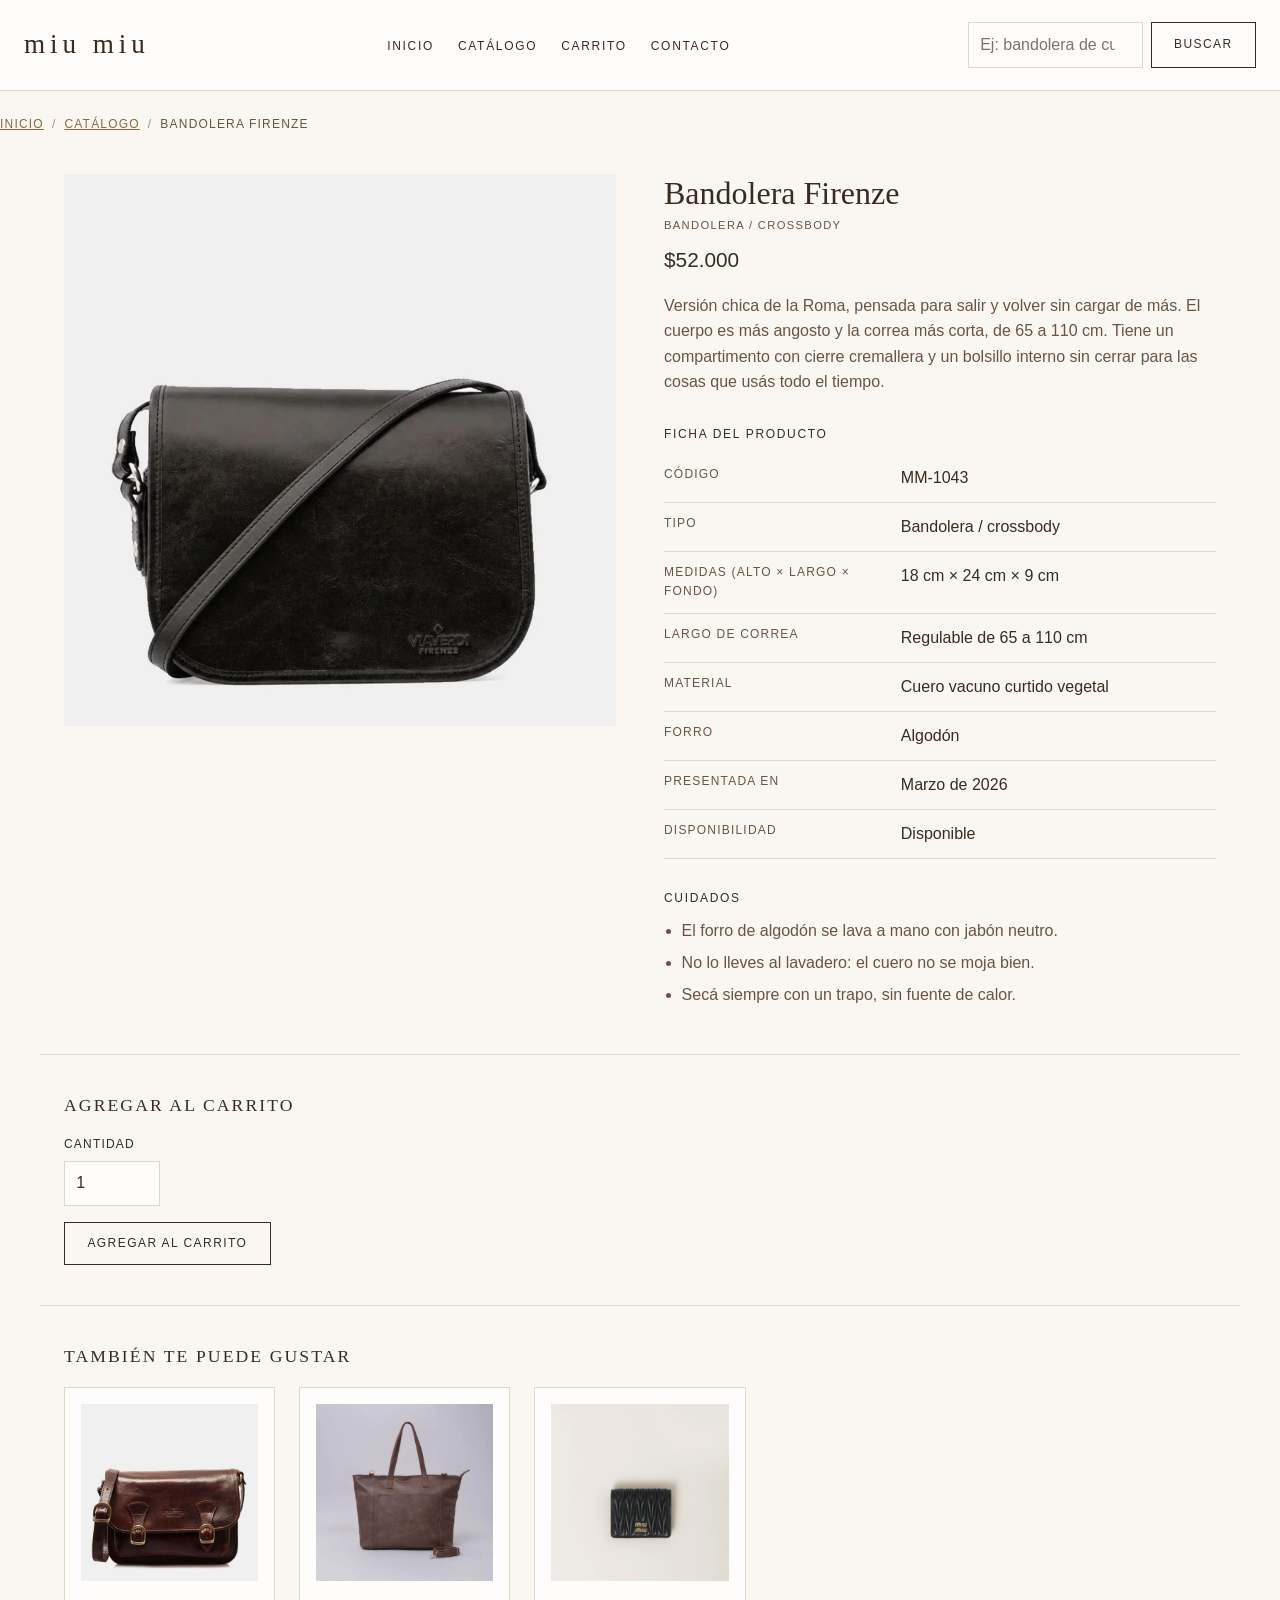
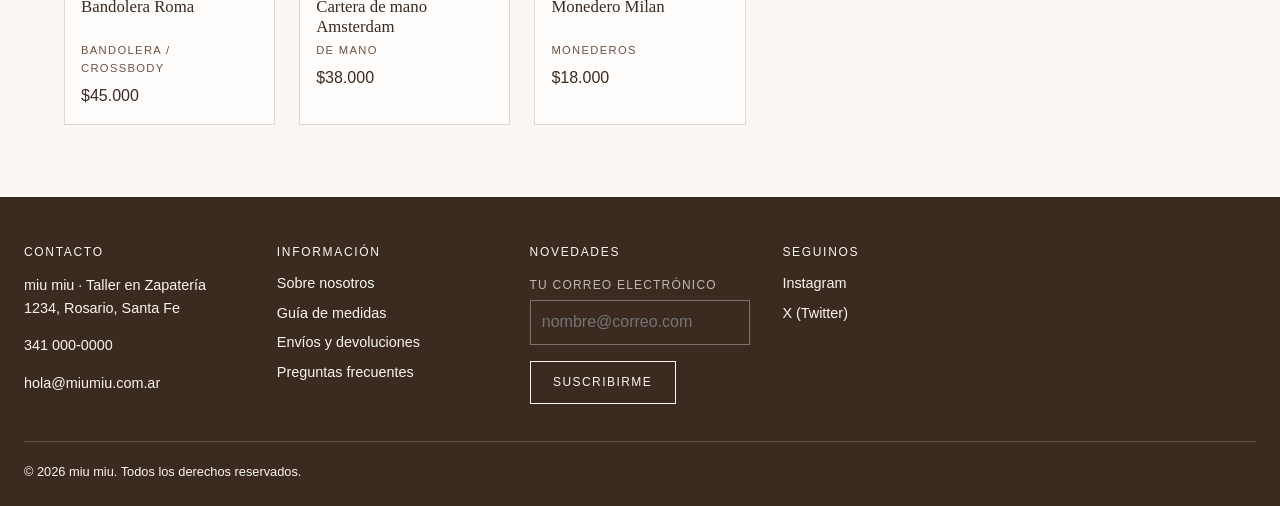
<file: producto-firenze.html>
<!DOCTYPE html>
<html lang="es-AR">
<head>
    <meta charset="UTF-8">
    <meta name="viewport" content="width=device-width, initial-scale=1.0">
    <meta name="description" content="Bandolera Firenze (Bandolera / crossbody) en Cuero vacuno curtido vegetal. Medidas: 18 cm × 24 cm × 9 cm. $52.000. Envíos a todo el país desde miu miu.">
    <title>miu miu | Bandolera Firenze</title>
    <link rel="stylesheet" href="style.css">
</head>
<body>

    <!-- ==================== ENCABEZADO ==================== -->
    <header class="site-header">
        <p class="site-header__marca">
            <a href="index.html" aria-label="miu miu, ir al inicio">miu miu</a>
        </p>

        <nav class="site-header__nav" aria-label="Navegación principal">
            <ul>
                <li><a href="index.html">Inicio</a></li>
                <li><a href="index.html#catalogo">Catálogo</a></li>
                <li><a href="carrito.html">Carrito</a></li>
                <li><a href="contacto.html">Contacto</a></li>
            </ul>
        </nav>

        <!-- role="search" le avisa al lector de pantalla que este formulario es un buscador -->
        <form class="site-header__buscador" role="search" method="get" action="index.html#catalogo" aria-label="Buscar carteras">
            <label for="buscar">Buscar carteras</label>
            <input type="search" id="buscar" name="q" placeholder="Ej: bandolera de cuero" autocomplete="off">
            <button type="submit">Buscar</button>
        </form>
    </header>

    <!-- ==================== CONTENIDO PRINCIPAL ==================== -->
    <main>

        <nav class="miga" aria-label="Ruta de navegación">
            <ol>
                <li><a href="index.html">Inicio</a></li>
                <li><a href="index.html#catalogo">Catálogo</a></li>
                <li aria-current="page">Bandolera Firenze</li>
            </ol>
        </nav>

        <article class="detalle">
            <div class="detalle__foto">
                <img class="imagen-detalle"
                    src="img/firenze.jpg"
                    alt="Bandolera Firenze de cuero">
            </div>

            <div class="detalle__info">
                <h1>Bandolera Firenze</h1>
                <p class="detalle__tipo">Bandolera / crossbody</p>
                <p class="detalle__precio">$52.000</p>
                <p class="detalle__descripcion">Versión chica de la Roma, pensada para salir y volver sin cargar de más. El cuerpo es más angosto y la correa más corta, de 65 a 110 cm. Tiene un compartimento con cierre cremallera y un bolsillo interno sin cerrar para las cosas que usás todo el tiempo.</p>

                <h2 class="detalle__subtitulo">Ficha del producto</h2>
                <dl class="ficha">
                    <div>
                        <dt>Código</dt>
                        <dd>MM-1043</dd>
                    </div>
                    <div>
                        <dt>Tipo</dt>
                        <dd>Bandolera / crossbody</dd>
                    </div>
                    <div>
                        <dt>Medidas (alto × largo × fondo)</dt>
                        <dd>18 cm × 24 cm × 9 cm</dd>
                    </div>
                    <div>
                        <dt>Largo de correa</dt>
                        <dd>Regulable de 65 a 110 cm</dd>
                    </div>
                    <div>
                        <dt>Material</dt>
                        <dd>Cuero vacuno curtido vegetal</dd>
                    </div>
                    <div>
                        <dt>Forro</dt>
                        <dd>Algodón</dd>
                    </div>
                    <div>
                        <dt>Presentada en</dt>
                        <dd>Marzo de 2026</dd>
                    </div>
                    <div>
                        <dt>Disponibilidad</dt>
                        <dd>Disponible</dd>
                    </div>
                </dl>

                <h2 class="detalle__subtitulo">Cuidados</h2>
                <ul class="cuidados">
                    <li>El forro de algodón se lava a mano con jabón neutro.</li>
                    <li>No lo lleves al lavadero: el cuero no se moja bien.</li>
                    <li>Secá siempre con un trapo, sin fuente de calor.</li>
                </ul>
            </div>
        </article>

        <!--
            El botón manda a carrito.html con la cantidad elegida.
            Para que de verdad sume el producto al carrito hay que leer estos
            parámetros con JS (o con un servidor); por ahora solo navega.
        -->
        <section class="comprar" aria-labelledby="titulo-comprar">
            <h2 id="titulo-comprar">Agregar al carrito</h2>
            <form id="form-agregar" method="get" action="carrito.html">
                <p>
                    <label for="cantidad">Cantidad</label>
                    <input type="number" id="cantidad" name="cantidad" min="1" max="5" value="1">
                    <input type="hidden" name="producto" value="MM-1043">
                </p>
                <button type="submit">Agregar al carrito</button>
            </form>
        </section>

        <section class="relacionados" aria-labelledby="titulo-relacionados">
            <h2 id="titulo-relacionados">También te puede gustar</h2>
            <ul class="productos productos--chico">
                    <li>
                        <article class="producto">
                            <figure class="producto__imagen">
                                <img class="imagen-producto"
                                    src="img/roma.jpg"
                                    alt="Bandolera Roma de cuero">
                            </figure>
                            <h3 class="producto__nombre">
                                <a href="producto-roma.html">Bandolera Roma</a>
                            </h3>
                            <p class="producto__tipo">Bandolera / crossbody</p>
                            <p class="producto__precio">$45.000</p>
                        </article>
                    </li>
                    <li>
                        <article class="producto">
                            <figure class="producto__imagen">
                                <img class="imagen-producto"
                                    src="img/amsterdam.jpg"
                                    alt="Cartera de mano Amsterdam de cuero">
                            </figure>
                            <h3 class="producto__nombre">
                                <a href="producto-amsterdam.html">Cartera de mano Amsterdam</a>
                            </h3>
                            <p class="producto__tipo">De mano</p>
                            <p class="producto__precio">$38.000</p>
                        </article>
                    </li>
                    <li>
                        <article class="producto">
                            <figure class="producto__imagen">
                                <img class="imagen-producto"
                                    src="img/milan.jpg"
                                    alt="Monedero Milan de cuero">
                            </figure>
                            <h3 class="producto__nombre">
                                <a href="producto-milan.html">Monedero Milan</a>
                            </h3>
                            <p class="producto__tipo">Monederos</p>
                            <p class="producto__precio">$18.000</p>
                        </article>
                    </li>
            </ul>
        </section>
    </main>

    <!-- ==================== PIE DE PAGINA ==================== -->
    <footer class="site-footer">

        <section class="site-footer__contacto" aria-labelledby="titulo-contacto">
            <h2 id="titulo-contacto">Contacto</h2>
            <address>
                <p>miu miu · Taller en Zapatería 1234, Rosario, Santa Fe</p>
                <p><a href="tel:+54341000000">341 000-0000</a></p>
                <p><a href="mailto:hola@miumiu.com.ar">hola@miumiu.com.ar</a></p>
            </address>
        </section>

        <nav class="site-footer__links" aria-label="Enlaces del pie de página">
            <h2>Información</h2>
            <ul>
                <li><a href="contacto.html">Sobre nosotros</a></li>
                <li><a href="index.html#catalogo">Guía de medidas</a></li>
                <li><a href="contacto.html">Envíos y devoluciones</a></li>
                <li><a href="contacto.html">Preguntas frecuentes</a></li>
            </ul>
        </nav>

        <form class="site-footer__newsletter" aria-label="Suscripción al newsletter">
            <h2>Novedades</h2>
            <p>
                <label for="email-newsletter">Tu correo electrónico</label>
                <input type="email" id="email-newsletter" name="email" placeholder="nombre@correo.com" autocomplete="email" required>
            </p>
            <button type="submit">Suscribirme</button>
        </form>

        <nav class="site-footer__redes" aria-label="Redes sociales">
            <h2>Seguinos</h2>
            <ul>
                <li><a href="https://instagram.com/miumiu" target="_blank" rel="noopener noreferrer">Instagram</a></li>
                <li><a href="https://x.com/miumiu" target="_blank" rel="noopener noreferrer">X (Twitter)</a></li>
            </ul>
        </nav>

        <p class="site-footer__legal">&copy; 2026 miu miu. Todos los derechos reservados.</p>
    </footer>

    <script src="script.js" defer></script>

</body>
</html>
</file>
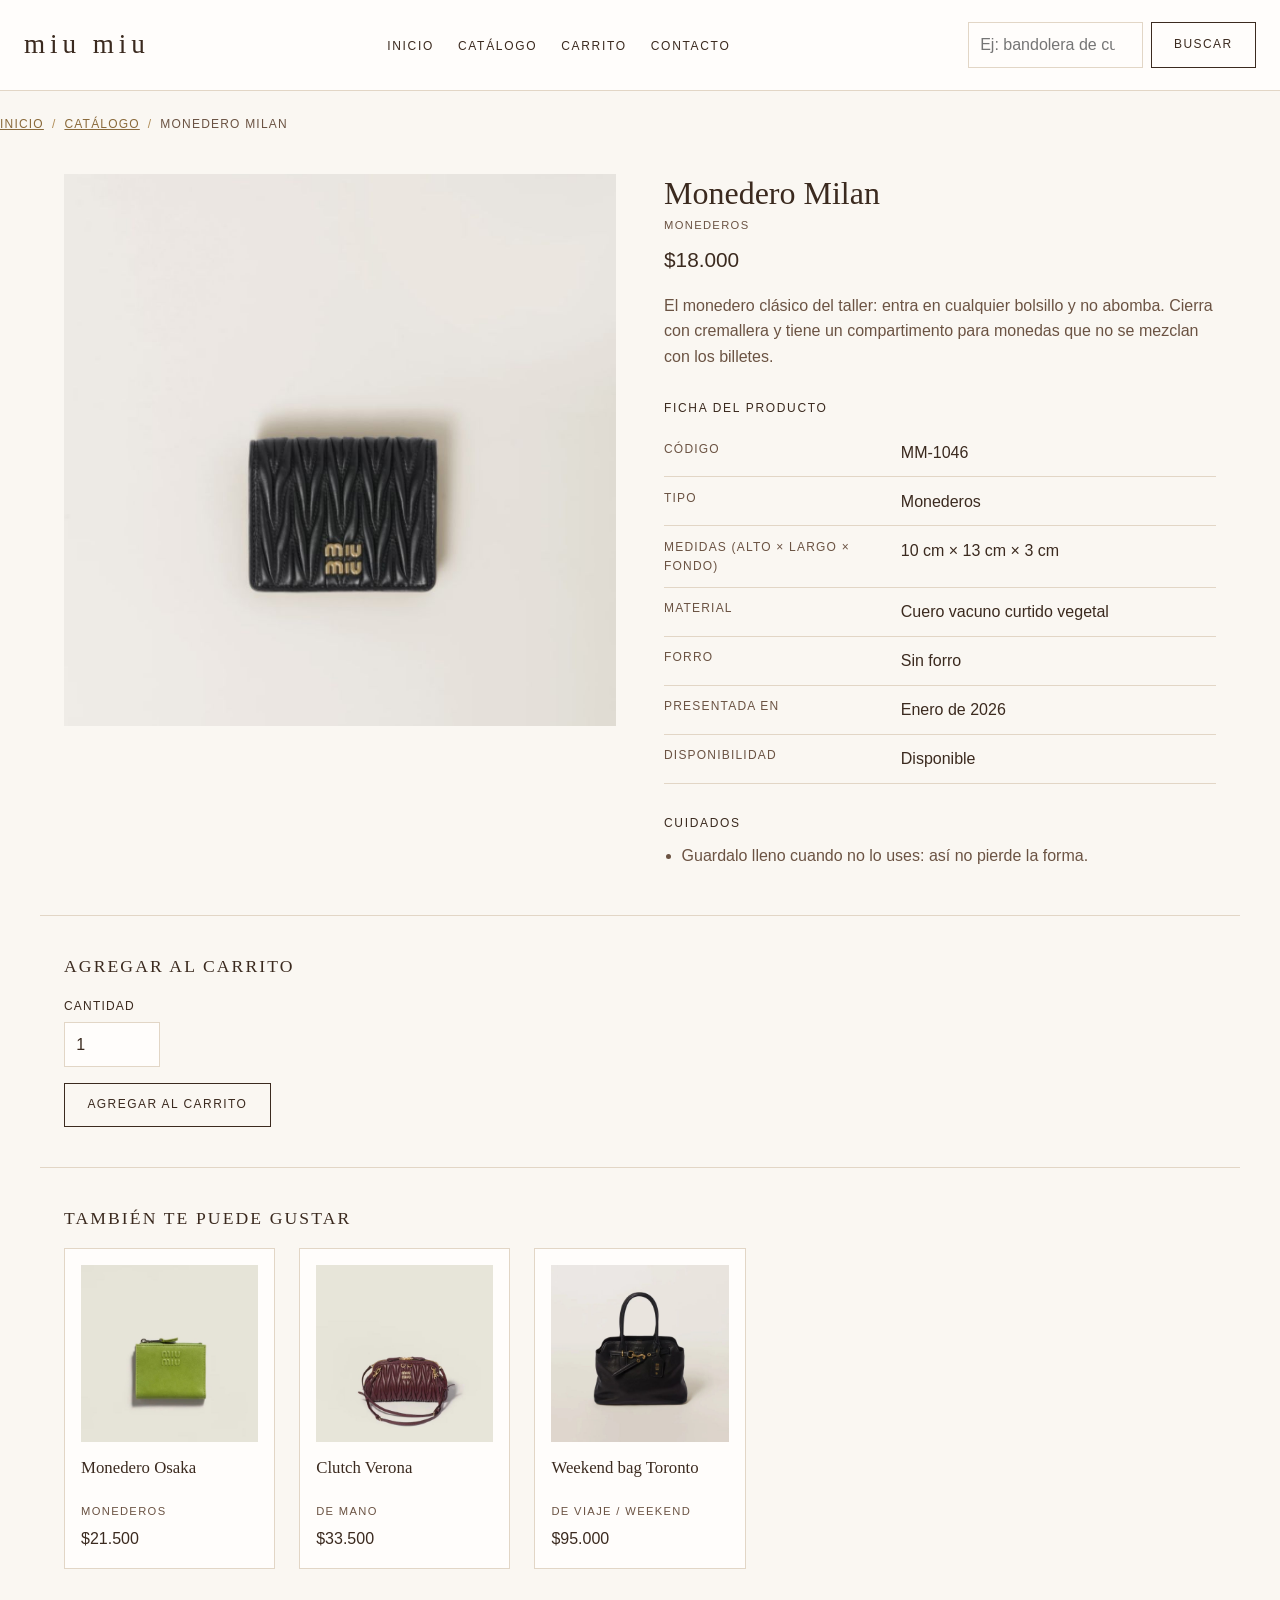
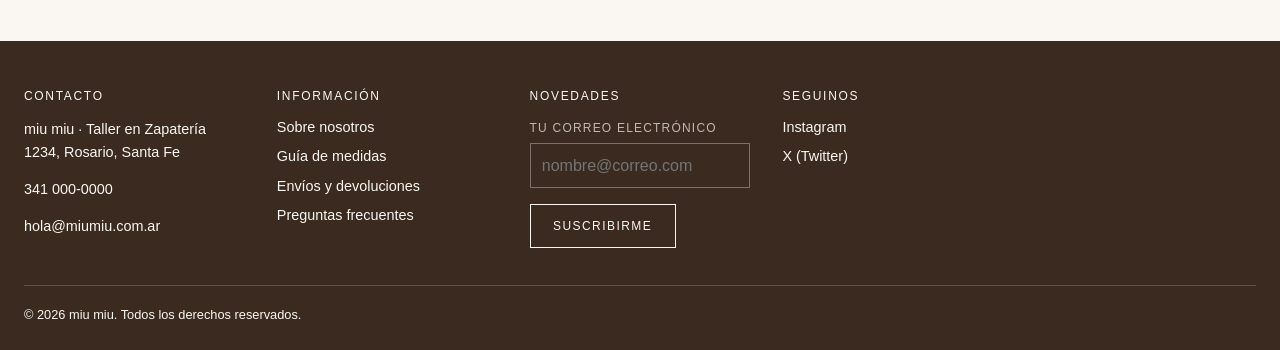
<file: producto-milan.html>
<!DOCTYPE html>
<html lang="es-AR">
<head>
    <meta charset="UTF-8">
    <meta name="viewport" content="width=device-width, initial-scale=1.0">
    <meta name="description" content="Monedero Milan (Monederos) en Cuero vacuno curtido vegetal. Medidas: 10 cm × 13 cm × 3 cm. $18.000. Envíos a todo el país desde miu miu.">
    <title>miu miu | Monedero Milan</title>
    <link rel="stylesheet" href="style.css">
</head>
<body>

    <!-- ==================== ENCABEZADO ==================== -->
    <header class="site-header">
        <p class="site-header__marca">
            <a href="index.html" aria-label="miu miu, ir al inicio">miu miu</a>
        </p>

        <nav class="site-header__nav" aria-label="Navegación principal">
            <ul>
                <li><a href="index.html">Inicio</a></li>
                <li><a href="index.html#catalogo">Catálogo</a></li>
                <li><a href="carrito.html">Carrito</a></li>
                <li><a href="contacto.html">Contacto</a></li>
            </ul>
        </nav>

        <!-- role="search" le avisa al lector de pantalla que este formulario es un buscador -->
        <form class="site-header__buscador" role="search" method="get" action="index.html#catalogo" aria-label="Buscar carteras">
            <label for="buscar">Buscar carteras</label>
            <input type="search" id="buscar" name="q" placeholder="Ej: bandolera de cuero" autocomplete="off">
            <button type="submit">Buscar</button>
        </form>
    </header>

    <!-- ==================== CONTENIDO PRINCIPAL ==================== -->
    <main>

        <nav class="miga" aria-label="Ruta de navegación">
            <ol>
                <li><a href="index.html">Inicio</a></li>
                <li><a href="index.html#catalogo">Catálogo</a></li>
                <li aria-current="page">Monedero Milan</li>
            </ol>
        </nav>

        <article class="detalle">
            <div class="detalle__foto">
                <img class="imagen-detalle"
                    src="img/milan.jpg"
                    alt="Monedero Milan de cuero">
            </div>

            <div class="detalle__info">
                <h1>Monedero Milan</h1>
                <p class="detalle__tipo">Monederos</p>
                <p class="detalle__precio">$18.000</p>
                <p class="detalle__descripcion">El monedero clásico del taller: entra en cualquier bolsillo y no abomba. Cierra con cremallera y tiene un compartimento para monedas que no se mezclan con los billetes.</p>

                <h2 class="detalle__subtitulo">Ficha del producto</h2>
                <dl class="ficha">
                    <div>
                        <dt>Código</dt>
                        <dd>MM-1046</dd>
                    </div>
                    <div>
                        <dt>Tipo</dt>
                        <dd>Monederos</dd>
                    </div>
                    <div>
                        <dt>Medidas (alto × largo × fondo)</dt>
                        <dd>10 cm × 13 cm × 3 cm</dd>
                    </div>
                    <div>
                        <dt>Material</dt>
                        <dd>Cuero vacuno curtido vegetal</dd>
                    </div>
                    <div>
                        <dt>Forro</dt>
                        <dd>Sin forro</dd>
                    </div>
                    <div>
                        <dt>Presentada en</dt>
                        <dd>Enero de 2026</dd>
                    </div>
                    <div>
                        <dt>Disponibilidad</dt>
                        <dd>Disponible</dd>
                    </div>
                </dl>

                <h2 class="detalle__subtitulo">Cuidados</h2>
                <ul class="cuidados">
                    <li>Guardalo lleno cuando no lo uses: así no pierde la forma.</li>
                </ul>
            </div>
        </article>

        <!--
            El botón manda a carrito.html con la cantidad elegida.
            Para que de verdad sume el producto al carrito hay que leer estos
            parámetros con JS (o con un servidor); por ahora solo navega.
        -->
        <section class="comprar" aria-labelledby="titulo-comprar">
            <h2 id="titulo-comprar">Agregar al carrito</h2>
            <form id="form-agregar" method="get" action="carrito.html">
                <p>
                    <label for="cantidad">Cantidad</label>
                    <input type="number" id="cantidad" name="cantidad" min="1" max="5" value="1">
                    <input type="hidden" name="producto" value="MM-1046">
                </p>
                <button type="submit">Agregar al carrito</button>
            </form>
        </section>

        <section class="relacionados" aria-labelledby="titulo-relacionados">
            <h2 id="titulo-relacionados">También te puede gustar</h2>
            <ul class="productos productos--chico">
                    <li>
                        <article class="producto">
                            <figure class="producto__imagen">
                                <img class="imagen-producto"
                                    src="img/osaka.jpg"
                                    alt="Monedero Osaka de material vegano">
                            </figure>
                            <h3 class="producto__nombre">
                                <a href="producto-osaka.html">Monedero Osaka</a>
                            </h3>
                            <p class="producto__tipo">Monederos</p>
                            <p class="producto__precio">$21.500</p>
                        </article>
                    </li>
                    <li>
                        <article class="producto">
                            <figure class="producto__imagen">
                                <img class="imagen-producto"
                                    src="img/verona.jpg"
                                    alt="Clutch Verona de cuero">
                            </figure>
                            <h3 class="producto__nombre">
                                <a href="producto-verona.html">Clutch Verona</a>
                            </h3>
                            <p class="producto__tipo">De mano</p>
                            <p class="producto__precio">$33.500</p>
                        </article>
                    </li>
                    <li>
                        <article class="producto">
                            <figure class="producto__imagen">
                                <img class="imagen-producto"
                                    src="img/toronto.jpg"
                                    alt="Weekend bag Toronto de cuero">
                            </figure>
                            <h3 class="producto__nombre">
                                <a href="producto-toronto.html">Weekend bag Toronto</a>
                            </h3>
                            <p class="producto__tipo">De viaje / weekend</p>
                            <p class="producto__precio">$95.000</p>
                        </article>
                    </li>
            </ul>
        </section>
    </main>

    <!-- ==================== PIE DE PAGINA ==================== -->
    <footer class="site-footer">

        <section class="site-footer__contacto" aria-labelledby="titulo-contacto">
            <h2 id="titulo-contacto">Contacto</h2>
            <address>
                <p>miu miu · Taller en Zapatería 1234, Rosario, Santa Fe</p>
                <p><a href="tel:+54341000000">341 000-0000</a></p>
                <p><a href="mailto:hola@miumiu.com.ar">hola@miumiu.com.ar</a></p>
            </address>
        </section>

        <nav class="site-footer__links" aria-label="Enlaces del pie de página">
            <h2>Información</h2>
            <ul>
                <li><a href="contacto.html">Sobre nosotros</a></li>
                <li><a href="index.html#catalogo">Guía de medidas</a></li>
                <li><a href="contacto.html">Envíos y devoluciones</a></li>
                <li><a href="contacto.html">Preguntas frecuentes</a></li>
            </ul>
        </nav>

        <form class="site-footer__newsletter" aria-label="Suscripción al newsletter">
            <h2>Novedades</h2>
            <p>
                <label for="email-newsletter">Tu correo electrónico</label>
                <input type="email" id="email-newsletter" name="email" placeholder="nombre@correo.com" autocomplete="email" required>
            </p>
            <button type="submit">Suscribirme</button>
        </form>

        <nav class="site-footer__redes" aria-label="Redes sociales">
            <h2>Seguinos</h2>
            <ul>
                <li><a href="https://instagram.com/miumiu" target="_blank" rel="noopener noreferrer">Instagram</a></li>
                <li><a href="https://x.com/miumiu" target="_blank" rel="noopener noreferrer">X (Twitter)</a></li>
            </ul>
        </nav>

        <p class="site-footer__legal">&copy; 2026 miu miu. Todos los derechos reservados.</p>
    </footer>

    <script src="script.js" defer></script>

</body>
</html>
</file>
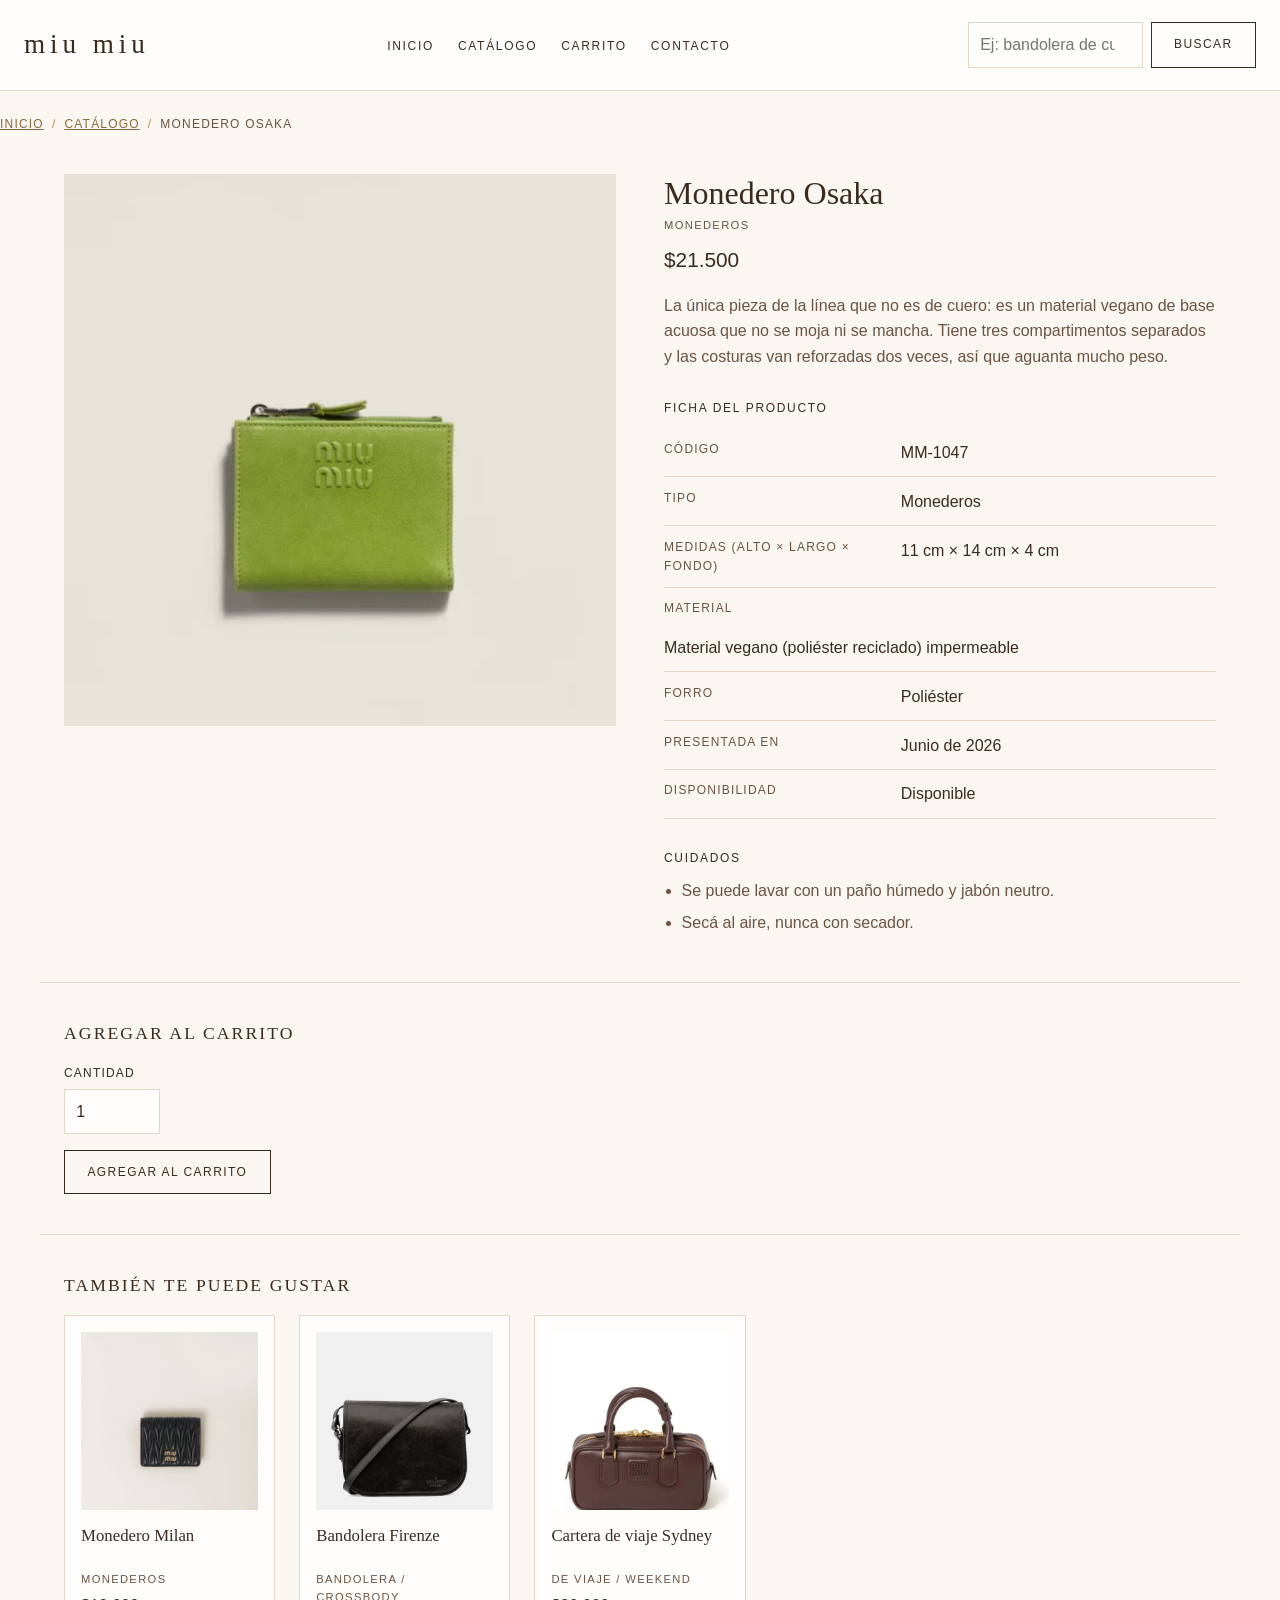
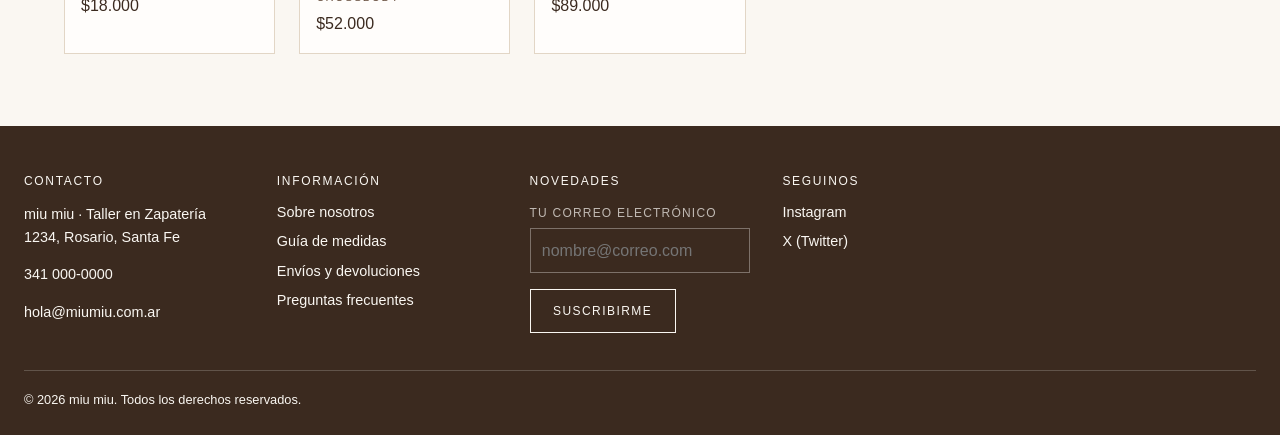
<file: producto-osaka.html>
<!DOCTYPE html>
<html lang="es-AR">
<head>
    <meta charset="UTF-8">
    <meta name="viewport" content="width=device-width, initial-scale=1.0">
    <meta name="description" content="Monedero Osaka (Monederos) en Material vegano (poliéster reciclado) impermeable. Medidas: 11 cm × 14 cm × 4 cm. $21.500. Envíos a todo el país desde miu miu.">
    <title>miu miu | Monedero Osaka</title>
    <link rel="stylesheet" href="style.css">
</head>
<body>

    <!-- ==================== ENCABEZADO ==================== -->
    <header class="site-header">
        <p class="site-header__marca">
            <a href="index.html" aria-label="miu miu, ir al inicio">miu miu</a>
        </p>

        <nav class="site-header__nav" aria-label="Navegación principal">
            <ul>
                <li><a href="index.html">Inicio</a></li>
                <li><a href="index.html#catalogo">Catálogo</a></li>
                <li><a href="carrito.html">Carrito</a></li>
                <li><a href="contacto.html">Contacto</a></li>
            </ul>
        </nav>

        <!-- role="search" le avisa al lector de pantalla que este formulario es un buscador -->
        <form class="site-header__buscador" role="search" method="get" action="index.html#catalogo" aria-label="Buscar carteras">
            <label for="buscar">Buscar carteras</label>
            <input type="search" id="buscar" name="q" placeholder="Ej: bandolera de cuero" autocomplete="off">
            <button type="submit">Buscar</button>
        </form>
    </header>

    <!-- ==================== CONTENIDO PRINCIPAL ==================== -->
    <main>

        <nav class="miga" aria-label="Ruta de navegación">
            <ol>
                <li><a href="index.html">Inicio</a></li>
                <li><a href="index.html#catalogo">Catálogo</a></li>
                <li aria-current="page">Monedero Osaka</li>
            </ol>
        </nav>

        <article class="detalle">
            <div class="detalle__foto">
                <img class="imagen-detalle"
                    src="img/osaka.jpg"
                    alt="Monedero Osaka de material vegano">
            </div>

            <div class="detalle__info">
                <h1>Monedero Osaka</h1>
                <p class="detalle__tipo">Monederos</p>
                <p class="detalle__precio">$21.500</p>
                <p class="detalle__descripcion">La única pieza de la línea que no es de cuero: es un material vegano de base acuosa que no se moja ni se mancha. Tiene tres compartimentos separados y las costuras van reforzadas dos veces, así que aguanta mucho peso.</p>

                <h2 class="detalle__subtitulo">Ficha del producto</h2>
                <dl class="ficha">
                    <div>
                        <dt>Código</dt>
                        <dd>MM-1047</dd>
                    </div>
                    <div>
                        <dt>Tipo</dt>
                        <dd>Monederos</dd>
                    </div>
                    <div>
                        <dt>Medidas (alto × largo × fondo)</dt>
                        <dd>11 cm × 14 cm × 4 cm</dd>
                    </div>
                    <div>
                        <dt>Material</dt>
                        <dd>Material vegano (poliéster reciclado) impermeable</dd>
                    </div>
                    <div>
                        <dt>Forro</dt>
                        <dd>Poliéster</dd>
                    </div>
                    <div>
                        <dt>Presentada en</dt>
                        <dd>Junio de 2026</dd>
                    </div>
                    <div>
                        <dt>Disponibilidad</dt>
                        <dd>Disponible</dd>
                    </div>
                </dl>

                <h2 class="detalle__subtitulo">Cuidados</h2>
                <ul class="cuidados">
                    <li>Se puede lavar con un paño húmedo y jabón neutro.</li>
                    <li>Secá al aire, nunca con secador.</li>
                </ul>
            </div>
        </article>

        <!--
            El botón manda a carrito.html con la cantidad elegida.
            Para que de verdad sume el producto al carrito hay que leer estos
            parámetros con JS (o con un servidor); por ahora solo navega.
        -->
        <section class="comprar" aria-labelledby="titulo-comprar">
            <h2 id="titulo-comprar">Agregar al carrito</h2>
            <form id="form-agregar" method="get" action="carrito.html">
                <p>
                    <label for="cantidad">Cantidad</label>
                    <input type="number" id="cantidad" name="cantidad" min="1" max="5" value="1">
                    <input type="hidden" name="producto" value="MM-1047">
                </p>
                <button type="submit">Agregar al carrito</button>
            </form>
        </section>

        <section class="relacionados" aria-labelledby="titulo-relacionados">
            <h2 id="titulo-relacionados">También te puede gustar</h2>
            <ul class="productos productos--chico">
                    <li>
                        <article class="producto">
                            <figure class="producto__imagen">
                                <img class="imagen-producto"
                                    src="img/milan.jpg"
                                    alt="Monedero Milan de cuero">
                            </figure>
                            <h3 class="producto__nombre">
                                <a href="producto-milan.html">Monedero Milan</a>
                            </h3>
                            <p class="producto__tipo">Monederos</p>
                            <p class="producto__precio">$18.000</p>
                        </article>
                    </li>
                    <li>
                        <article class="producto">
                            <figure class="producto__imagen">
                                <img class="imagen-producto"
                                    src="img/firenze.jpg"
                                    alt="Bandolera Firenze de cuero">
                            </figure>
                            <h3 class="producto__nombre">
                                <a href="producto-firenze.html">Bandolera Firenze</a>
                            </h3>
                            <p class="producto__tipo">Bandolera / crossbody</p>
                            <p class="producto__precio">$52.000</p>
                        </article>
                    </li>
                    <li>
                        <article class="producto">
                            <figure class="producto__imagen">
                                <img class="imagen-producto"
                                    src="img/sydney.jpg"
                                    alt="Cartera de viaje Sydney de cuero">
                            </figure>
                            <h3 class="producto__nombre">
                                <a href="producto-sydney.html">Cartera de viaje Sydney</a>
                            </h3>
                            <p class="producto__tipo">De viaje / weekend</p>
                            <p class="producto__precio">$89.000</p>
                        </article>
                    </li>
            </ul>
        </section>
    </main>

    <!-- ==================== PIE DE PAGINA ==================== -->
    <footer class="site-footer">

        <section class="site-footer__contacto" aria-labelledby="titulo-contacto">
            <h2 id="titulo-contacto">Contacto</h2>
            <address>
                <p>miu miu · Taller en Zapatería 1234, Rosario, Santa Fe</p>
                <p><a href="tel:+54341000000">341 000-0000</a></p>
                <p><a href="mailto:hola@miumiu.com.ar">hola@miumiu.com.ar</a></p>
            </address>
        </section>

        <nav class="site-footer__links" aria-label="Enlaces del pie de página">
            <h2>Información</h2>
            <ul>
                <li><a href="contacto.html">Sobre nosotros</a></li>
                <li><a href="index.html#catalogo">Guía de medidas</a></li>
                <li><a href="contacto.html">Envíos y devoluciones</a></li>
                <li><a href="contacto.html">Preguntas frecuentes</a></li>
            </ul>
        </nav>

        <form class="site-footer__newsletter" aria-label="Suscripción al newsletter">
            <h2>Novedades</h2>
            <p>
                <label for="email-newsletter">Tu correo electrónico</label>
                <input type="email" id="email-newsletter" name="email" placeholder="nombre@correo.com" autocomplete="email" required>
            </p>
            <button type="submit">Suscribirme</button>
        </form>

        <nav class="site-footer__redes" aria-label="Redes sociales">
            <h2>Seguinos</h2>
            <ul>
                <li><a href="https://instagram.com/miumiu" target="_blank" rel="noopener noreferrer">Instagram</a></li>
                <li><a href="https://x.com/miumiu" target="_blank" rel="noopener noreferrer">X (Twitter)</a></li>
            </ul>
        </nav>

        <p class="site-footer__legal">&copy; 2026 miu miu. Todos los derechos reservados.</p>
    </footer>

    <script src="script.js" defer></script>

</body>
</html>
</file>
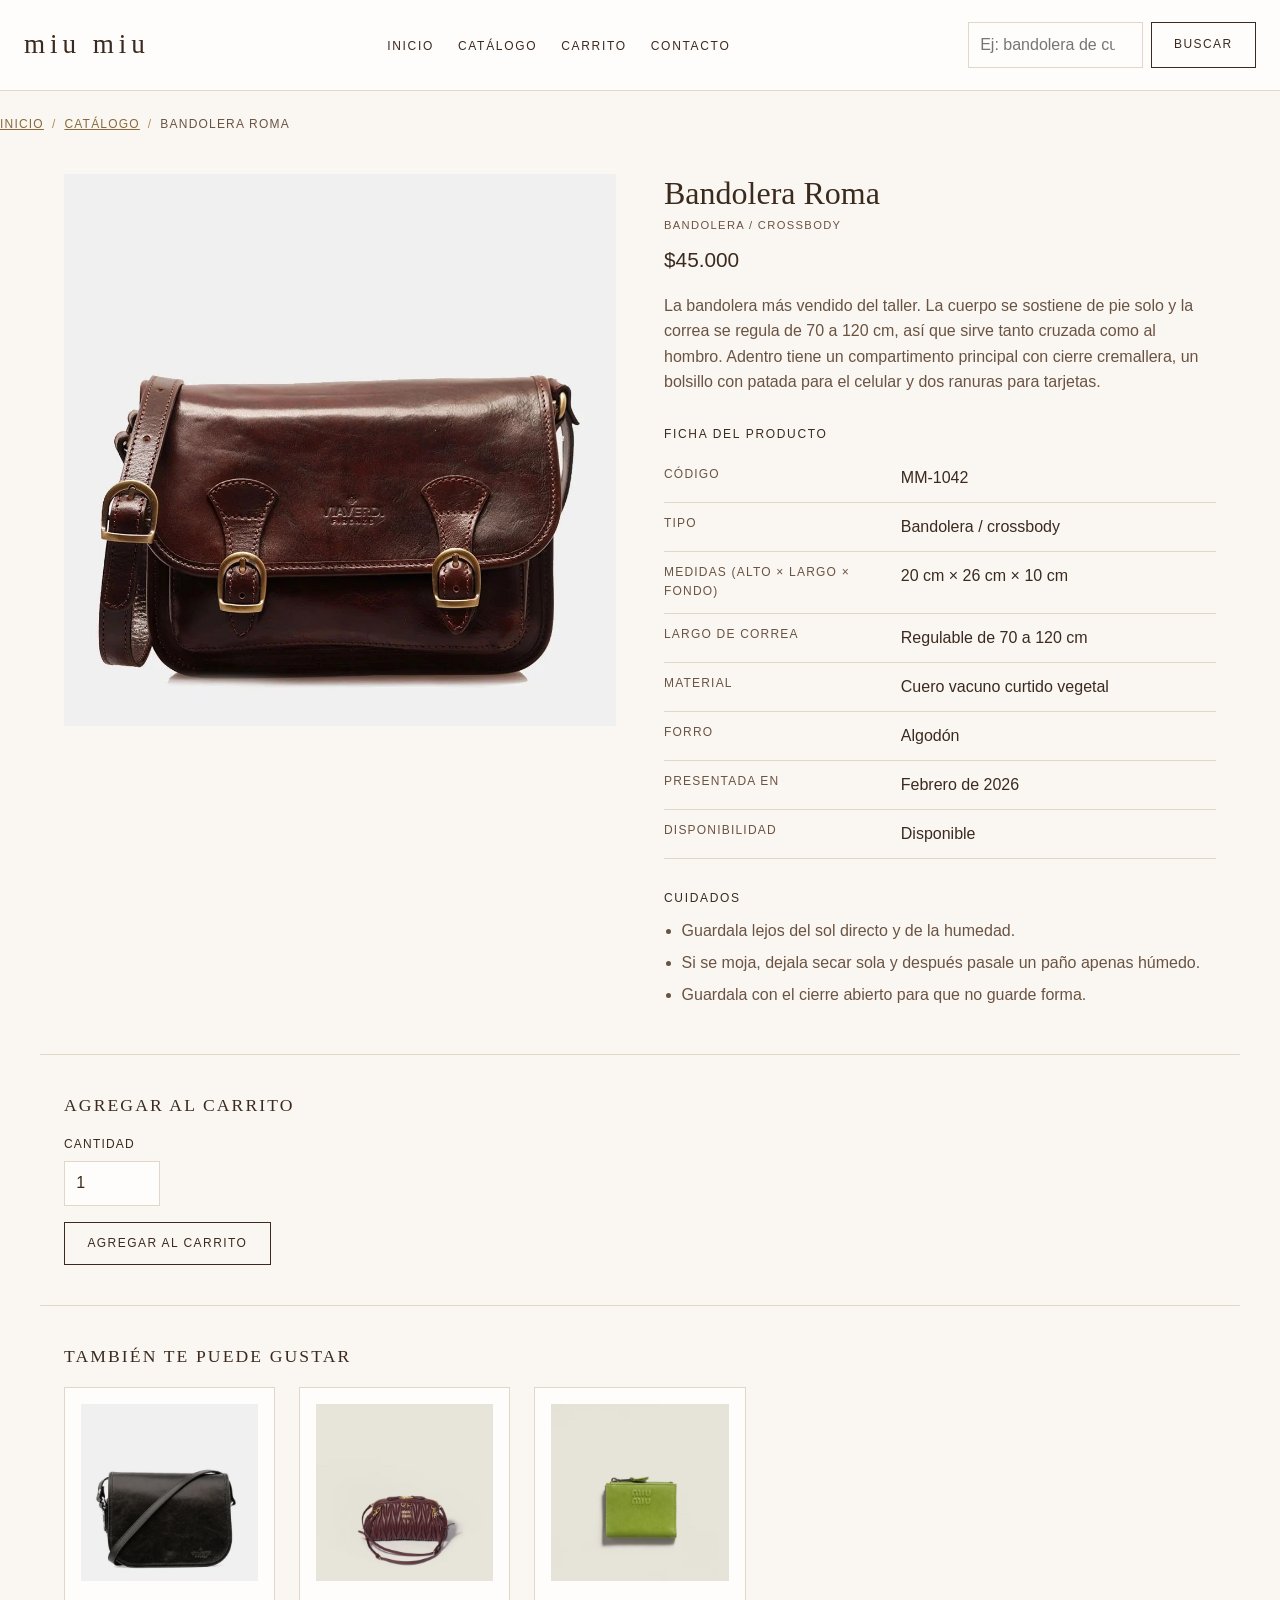
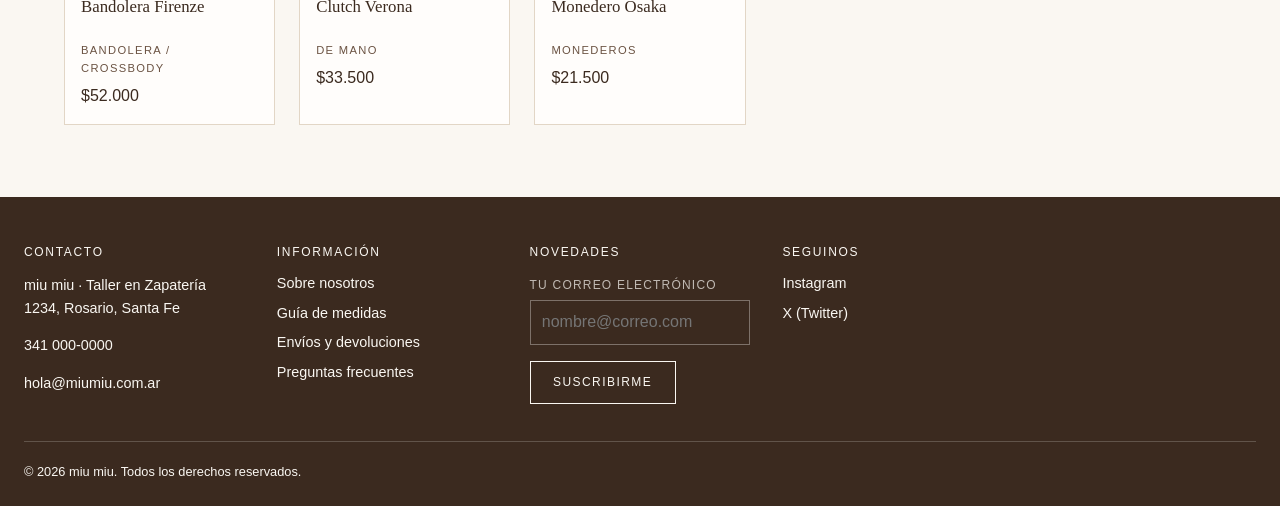
<file: producto-roma.html>
<!DOCTYPE html>
<html lang="es-AR">
<head>
    <meta charset="UTF-8">
    <meta name="viewport" content="width=device-width, initial-scale=1.0">
    <meta name="description" content="Bandolera Roma (Bandolera / crossbody) en Cuero vacuno curtido vegetal. Medidas: 20 cm × 26 cm × 10 cm. $45.000. Envíos a todo el país desde miu miu.">
    <title>miu miu | Bandolera Roma</title>
    <link rel="stylesheet" href="style.css">
</head>
<body>

    <!-- ==================== ENCABEZADO ==================== -->
    <header class="site-header">
        <p class="site-header__marca">
            <a href="index.html" aria-label="miu miu, ir al inicio">miu miu</a>
        </p>

        <nav class="site-header__nav" aria-label="Navegación principal">
            <ul>
                <li><a href="index.html">Inicio</a></li>
                <li><a href="index.html#catalogo">Catálogo</a></li>
                <li><a href="carrito.html">Carrito</a></li>
                <li><a href="contacto.html">Contacto</a></li>
            </ul>
        </nav>

        <!-- role="search" le avisa al lector de pantalla que este formulario es un buscador -->
        <form class="site-header__buscador" role="search" method="get" action="index.html#catalogo" aria-label="Buscar carteras">
            <label for="buscar">Buscar carteras</label>
            <input type="search" id="buscar" name="q" placeholder="Ej: bandolera de cuero" autocomplete="off">
            <button type="submit">Buscar</button>
        </form>
    </header>

    <!-- ==================== CONTENIDO PRINCIPAL ==================== -->
    <main>

        <nav class="miga" aria-label="Ruta de navegación">
            <ol>
                <li><a href="index.html">Inicio</a></li>
                <li><a href="index.html#catalogo">Catálogo</a></li>
                <li aria-current="page">Bandolera Roma</li>
            </ol>
        </nav>

        <article class="detalle">
            <div class="detalle__foto">
                <img class="imagen-detalle"
                    src="img/roma.jpg"
                    alt="Bandolera Roma de cuero">
            </div>

            <div class="detalle__info">
                <h1>Bandolera Roma</h1>
                <p class="detalle__tipo">Bandolera / crossbody</p>
                <p class="detalle__precio">$45.000</p>
                <p class="detalle__descripcion">La bandolera más vendido del taller. La cuerpo se sostiene de pie solo y la correa se regula de 70 a 120 cm, así que sirve tanto cruzada como al hombro. Adentro tiene un compartimento principal con cierre cremallera, un bolsillo con patada para el celular y dos ranuras para tarjetas.</p>

                <h2 class="detalle__subtitulo">Ficha del producto</h2>
                <dl class="ficha">
                    <div>
                        <dt>Código</dt>
                        <dd>MM-1042</dd>
                    </div>
                    <div>
                        <dt>Tipo</dt>
                        <dd>Bandolera / crossbody</dd>
                    </div>
                    <div>
                        <dt>Medidas (alto × largo × fondo)</dt>
                        <dd>20 cm × 26 cm × 10 cm</dd>
                    </div>
                    <div>
                        <dt>Largo de correa</dt>
                        <dd>Regulable de 70 a 120 cm</dd>
                    </div>
                    <div>
                        <dt>Material</dt>
                        <dd>Cuero vacuno curtido vegetal</dd>
                    </div>
                    <div>
                        <dt>Forro</dt>
                        <dd>Algodón</dd>
                    </div>
                    <div>
                        <dt>Presentada en</dt>
                        <dd>Febrero de 2026</dd>
                    </div>
                    <div>
                        <dt>Disponibilidad</dt>
                        <dd>Disponible</dd>
                    </div>
                </dl>

                <h2 class="detalle__subtitulo">Cuidados</h2>
                <ul class="cuidados">
                    <li>Guardala lejos del sol directo y de la humedad.</li>
                    <li>Si se moja, dejala secar sola y después pasale un paño apenas húmedo.</li>
                    <li>Guardala con el cierre abierto para que no guarde forma.</li>
                </ul>
            </div>
        </article>

        <!--
            El botón manda a carrito.html con la cantidad elegida.
            Para que de verdad sume el producto al carrito hay que leer estos
            parámetros con JS (o con un servidor); por ahora solo navega.
        -->
        <section class="comprar" aria-labelledby="titulo-comprar">
            <h2 id="titulo-comprar">Agregar al carrito</h2>
            <form id="form-agregar" method="get" action="carrito.html">
                <p>
                    <label for="cantidad">Cantidad</label>
                    <input type="number" id="cantidad" name="cantidad" min="1" max="5" value="1">
                    <input type="hidden" name="producto" value="MM-1042">
                </p>
                <button type="submit">Agregar al carrito</button>
            </form>
        </section>

        <section class="relacionados" aria-labelledby="titulo-relacionados">
            <h2 id="titulo-relacionados">También te puede gustar</h2>
            <ul class="productos productos--chico">
                    <li>
                        <article class="producto">
                            <figure class="producto__imagen">
                                <img class="imagen-producto"
                                    src="img/firenze.jpg"
                                    alt="Bandolera Firenze de cuero">
                            </figure>
                            <h3 class="producto__nombre">
                                <a href="producto-firenze.html">Bandolera Firenze</a>
                            </h3>
                            <p class="producto__tipo">Bandolera / crossbody</p>
                            <p class="producto__precio">$52.000</p>
                        </article>
                    </li>
                    <li>
                        <article class="producto">
                            <figure class="producto__imagen">
                                <img class="imagen-producto"
                                    src="img/verona.jpg"
                                    alt="Clutch Verona de cuero">
                            </figure>
                            <h3 class="producto__nombre">
                                <a href="producto-verona.html">Clutch Verona</a>
                            </h3>
                            <p class="producto__tipo">De mano</p>
                            <p class="producto__precio">$33.500</p>
                        </article>
                    </li>
                    <li>
                        <article class="producto">
                            <figure class="producto__imagen">
                                <img class="imagen-producto"
                                    src="img/osaka.jpg"
                                    alt="Monedero Osaka de material vegano">
                            </figure>
                            <h3 class="producto__nombre">
                                <a href="producto-osaka.html">Monedero Osaka</a>
                            </h3>
                            <p class="producto__tipo">Monederos</p>
                            <p class="producto__precio">$21.500</p>
                        </article>
                    </li>
            </ul>
        </section>
    </main>

    <!-- ==================== PIE DE PAGINA ==================== -->
    <footer class="site-footer">

        <section class="site-footer__contacto" aria-labelledby="titulo-contacto">
            <h2 id="titulo-contacto">Contacto</h2>
            <address>
                <p>miu miu · Taller en Zapatería 1234, Rosario, Santa Fe</p>
                <p><a href="tel:+54341000000">341 000-0000</a></p>
                <p><a href="mailto:hola@miumiu.com.ar">hola@miumiu.com.ar</a></p>
            </address>
        </section>

        <nav class="site-footer__links" aria-label="Enlaces del pie de página">
            <h2>Información</h2>
            <ul>
                <li><a href="contacto.html">Sobre nosotros</a></li>
                <li><a href="index.html#catalogo">Guía de medidas</a></li>
                <li><a href="contacto.html">Envíos y devoluciones</a></li>
                <li><a href="contacto.html">Preguntas frecuentes</a></li>
            </ul>
        </nav>

        <form class="site-footer__newsletter" aria-label="Suscripción al newsletter">
            <h2>Novedades</h2>
            <p>
                <label for="email-newsletter">Tu correo electrónico</label>
                <input type="email" id="email-newsletter" name="email" placeholder="nombre@correo.com" autocomplete="email" required>
            </p>
            <button type="submit">Suscribirme</button>
        </form>

        <nav class="site-footer__redes" aria-label="Redes sociales">
            <h2>Seguinos</h2>
            <ul>
                <li><a href="https://instagram.com/miumiu" target="_blank" rel="noopener noreferrer">Instagram</a></li>
                <li><a href="https://x.com/miumiu" target="_blank" rel="noopener noreferrer">X (Twitter)</a></li>
            </ul>
        </nav>

        <p class="site-footer__legal">&copy; 2026 miu miu. Todos los derechos reservados.</p>
    </footer>

    <script src="script.js" defer></script>

</body>
</html>
</file>
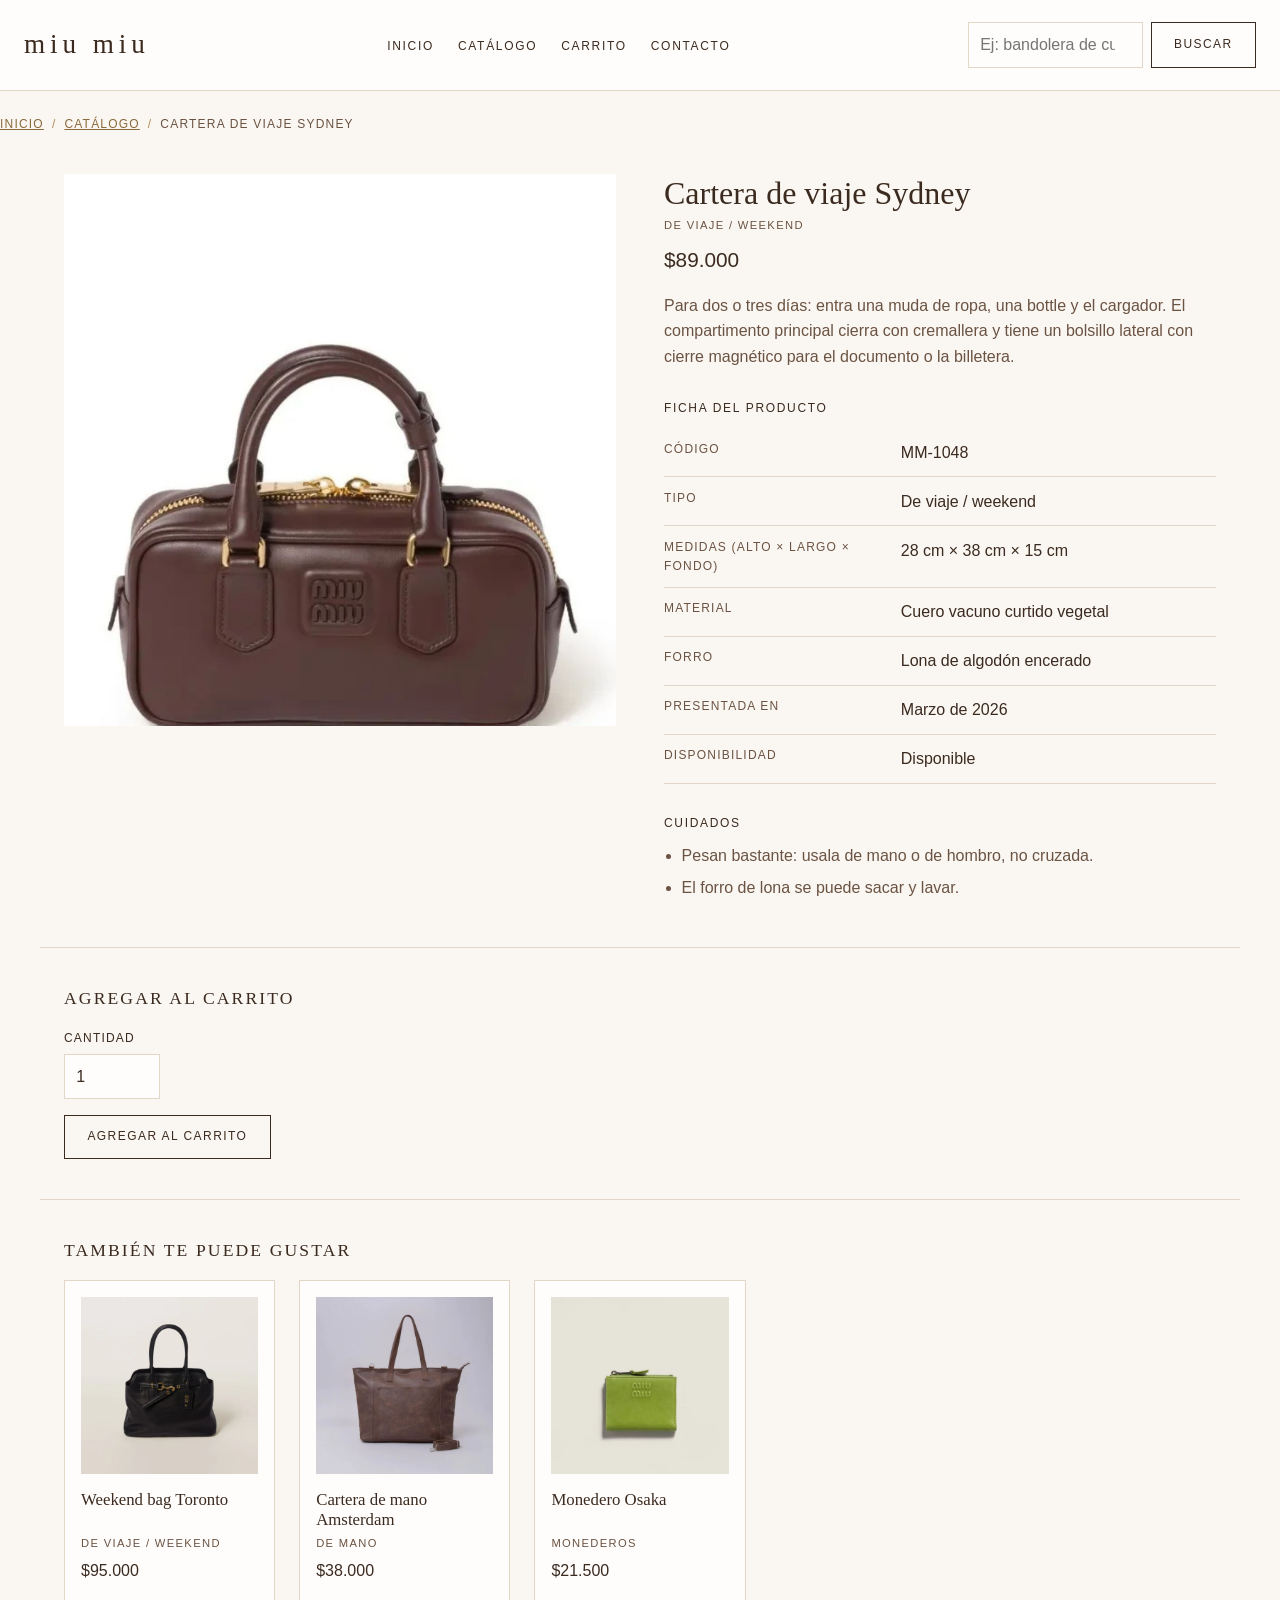
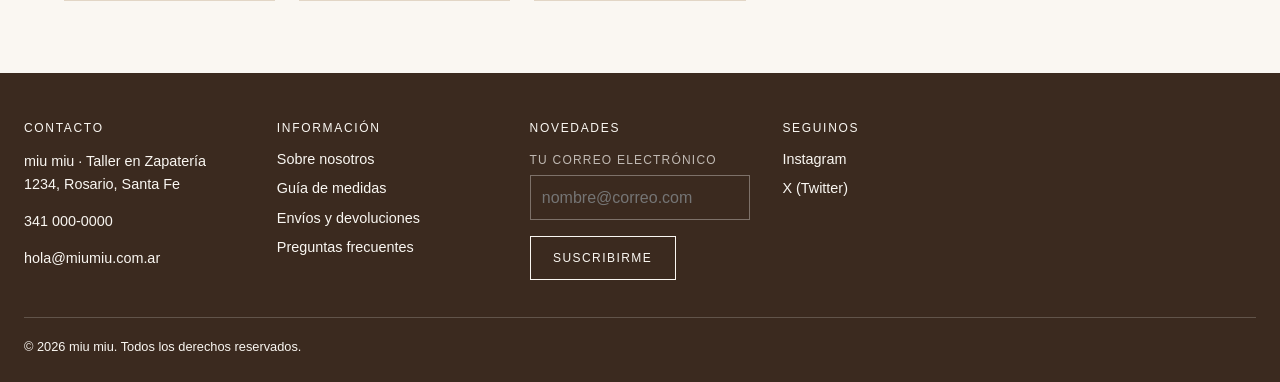
<file: producto-sydney.html>
<!DOCTYPE html>
<html lang="es-AR">
<head>
    <meta charset="UTF-8">
    <meta name="viewport" content="width=device-width, initial-scale=1.0">
    <meta name="description" content="Cartera de viaje Sydney (De viaje / weekend) en Cuero vacuno curtido vegetal. Medidas: 28 cm × 38 cm × 15 cm. $89.000. Envíos a todo el país desde miu miu.">
    <title>miu miu | Cartera de viaje Sydney</title>
    <link rel="stylesheet" href="style.css">
</head>
<body>

    <!-- ==================== ENCABEZADO ==================== -->
    <header class="site-header">
        <p class="site-header__marca">
            <a href="index.html" aria-label="miu miu, ir al inicio">miu miu</a>
        </p>

        <nav class="site-header__nav" aria-label="Navegación principal">
            <ul>
                <li><a href="index.html">Inicio</a></li>
                <li><a href="index.html#catalogo">Catálogo</a></li>
                <li><a href="carrito.html">Carrito</a></li>
                <li><a href="contacto.html">Contacto</a></li>
            </ul>
        </nav>

        <!-- role="search" le avisa al lector de pantalla que este formulario es un buscador -->
        <form class="site-header__buscador" role="search" method="get" action="index.html#catalogo" aria-label="Buscar carteras">
            <label for="buscar">Buscar carteras</label>
            <input type="search" id="buscar" name="q" placeholder="Ej: bandolera de cuero" autocomplete="off">
            <button type="submit">Buscar</button>
        </form>
    </header>

    <!-- ==================== CONTENIDO PRINCIPAL ==================== -->
    <main>

        <nav class="miga" aria-label="Ruta de navegación">
            <ol>
                <li><a href="index.html">Inicio</a></li>
                <li><a href="index.html#catalogo">Catálogo</a></li>
                <li aria-current="page">Cartera de viaje Sydney</li>
            </ol>
        </nav>

        <article class="detalle">
            <div class="detalle__foto">
                <img class="imagen-detalle"
                    src="img/sydney.jpg"
                    alt="Cartera de viaje Sydney de cuero">
            </div>

            <div class="detalle__info">
                <h1>Cartera de viaje Sydney</h1>
                <p class="detalle__tipo">De viaje / weekend</p>
                <p class="detalle__precio">$89.000</p>
                <p class="detalle__descripcion">Para dos o tres días: entra una muda de ropa, una bottle y el cargador. El compartimento principal cierra con cremallera y tiene un bolsillo lateral con cierre magnético para el documento o la billetera.</p>

                <h2 class="detalle__subtitulo">Ficha del producto</h2>
                <dl class="ficha">
                    <div>
                        <dt>Código</dt>
                        <dd>MM-1048</dd>
                    </div>
                    <div>
                        <dt>Tipo</dt>
                        <dd>De viaje / weekend</dd>
                    </div>
                    <div>
                        <dt>Medidas (alto × largo × fondo)</dt>
                        <dd>28 cm × 38 cm × 15 cm</dd>
                    </div>
                    <div>
                        <dt>Material</dt>
                        <dd>Cuero vacuno curtido vegetal</dd>
                    </div>
                    <div>
                        <dt>Forro</dt>
                        <dd>Lona de algodón encerado</dd>
                    </div>
                    <div>
                        <dt>Presentada en</dt>
                        <dd>Marzo de 2026</dd>
                    </div>
                    <div>
                        <dt>Disponibilidad</dt>
                        <dd>Disponible</dd>
                    </div>
                </dl>

                <h2 class="detalle__subtitulo">Cuidados</h2>
                <ul class="cuidados">
                    <li>Pesan bastante: usala de mano o de hombro, no cruzada.</li>
                    <li>El forro de lona se puede sacar y lavar.</li>
                </ul>
            </div>
        </article>

        <!--
            El botón manda a carrito.html con la cantidad elegida.
            Para que de verdad sume el producto al carrito hay que leer estos
            parámetros con JS (o con un servidor); por ahora solo navega.
        -->
        <section class="comprar" aria-labelledby="titulo-comprar">
            <h2 id="titulo-comprar">Agregar al carrito</h2>
            <form id="form-agregar" method="get" action="carrito.html">
                <p>
                    <label for="cantidad">Cantidad</label>
                    <input type="number" id="cantidad" name="cantidad" min="1" max="5" value="1">
                    <input type="hidden" name="producto" value="MM-1048">
                </p>
                <button type="submit">Agregar al carrito</button>
            </form>
        </section>

        <section class="relacionados" aria-labelledby="titulo-relacionados">
            <h2 id="titulo-relacionados">También te puede gustar</h2>
            <ul class="productos productos--chico">
                    <li>
                        <article class="producto">
                            <figure class="producto__imagen">
                                <img class="imagen-producto"
                                    src="img/toronto.jpg"
                                    alt="Weekend bag Toronto de cuero">
                            </figure>
                            <h3 class="producto__nombre">
                                <a href="producto-toronto.html">Weekend bag Toronto</a>
                            </h3>
                            <p class="producto__tipo">De viaje / weekend</p>
                            <p class="producto__precio">$95.000</p>
                        </article>
                    </li>
                    <li>
                        <article class="producto">
                            <figure class="producto__imagen">
                                <img class="imagen-producto"
                                    src="img/amsterdam.jpg"
                                    alt="Cartera de mano Amsterdam de cuero">
                            </figure>
                            <h3 class="producto__nombre">
                                <a href="producto-amsterdam.html">Cartera de mano Amsterdam</a>
                            </h3>
                            <p class="producto__tipo">De mano</p>
                            <p class="producto__precio">$38.000</p>
                        </article>
                    </li>
                    <li>
                        <article class="producto">
                            <figure class="producto__imagen">
                                <img class="imagen-producto"
                                    src="img/osaka.jpg"
                                    alt="Monedero Osaka de material vegano">
                            </figure>
                            <h3 class="producto__nombre">
                                <a href="producto-osaka.html">Monedero Osaka</a>
                            </h3>
                            <p class="producto__tipo">Monederos</p>
                            <p class="producto__precio">$21.500</p>
                        </article>
                    </li>
            </ul>
        </section>
    </main>

    <!-- ==================== PIE DE PAGINA ==================== -->
    <footer class="site-footer">

        <section class="site-footer__contacto" aria-labelledby="titulo-contacto">
            <h2 id="titulo-contacto">Contacto</h2>
            <address>
                <p>miu miu · Taller en Zapatería 1234, Rosario, Santa Fe</p>
                <p><a href="tel:+54341000000">341 000-0000</a></p>
                <p><a href="mailto:hola@miumiu.com.ar">hola@miumiu.com.ar</a></p>
            </address>
        </section>

        <nav class="site-footer__links" aria-label="Enlaces del pie de página">
            <h2>Información</h2>
            <ul>
                <li><a href="contacto.html">Sobre nosotros</a></li>
                <li><a href="index.html#catalogo">Guía de medidas</a></li>
                <li><a href="contacto.html">Envíos y devoluciones</a></li>
                <li><a href="contacto.html">Preguntas frecuentes</a></li>
            </ul>
        </nav>

        <form class="site-footer__newsletter" aria-label="Suscripción al newsletter">
            <h2>Novedades</h2>
            <p>
                <label for="email-newsletter">Tu correo electrónico</label>
                <input type="email" id="email-newsletter" name="email" placeholder="nombre@correo.com" autocomplete="email" required>
            </p>
            <button type="submit">Suscribirme</button>
        </form>

        <nav class="site-footer__redes" aria-label="Redes sociales">
            <h2>Seguinos</h2>
            <ul>
                <li><a href="https://instagram.com/miumiu" target="_blank" rel="noopener noreferrer">Instagram</a></li>
                <li><a href="https://x.com/miumiu" target="_blank" rel="noopener noreferrer">X (Twitter)</a></li>
            </ul>
        </nav>

        <p class="site-footer__legal">&copy; 2026 miu miu. Todos los derechos reservados.</p>
    </footer>

    <script src="script.js" defer></script>

</body>
</html>
</file>
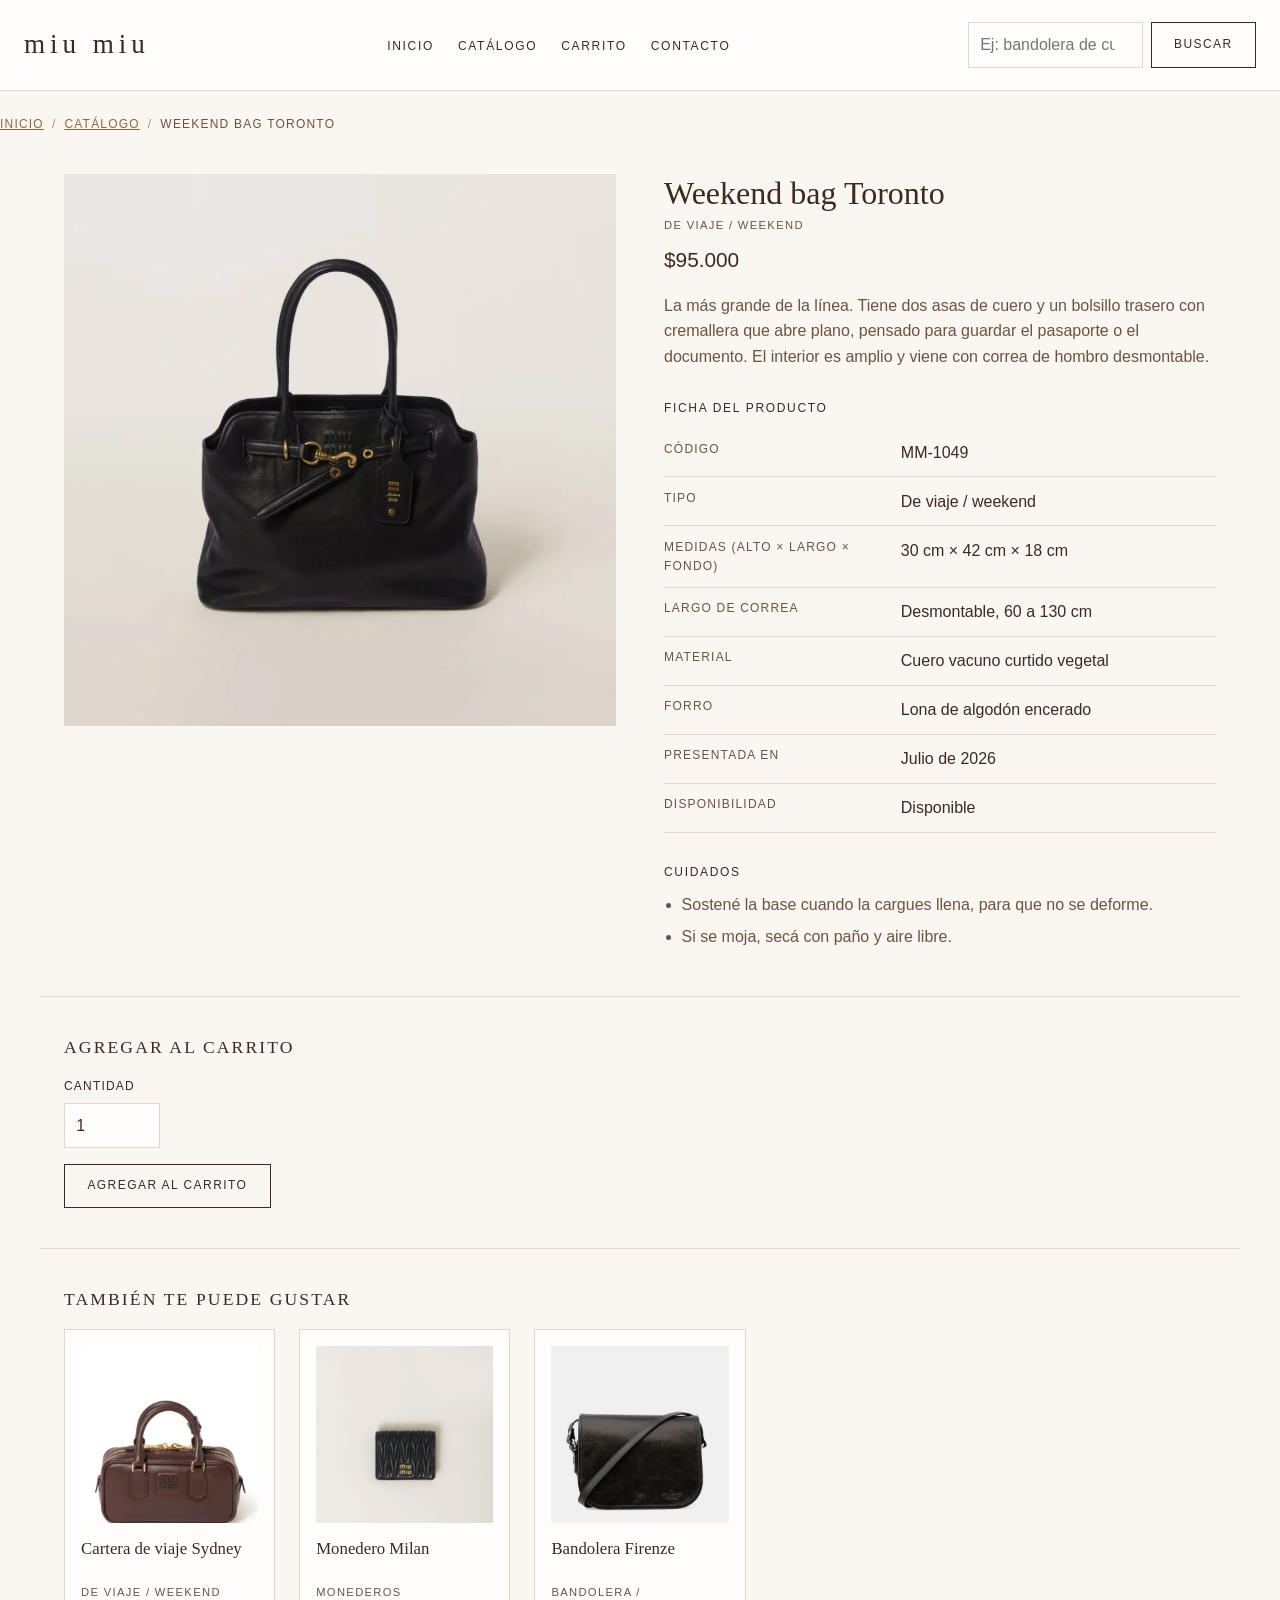
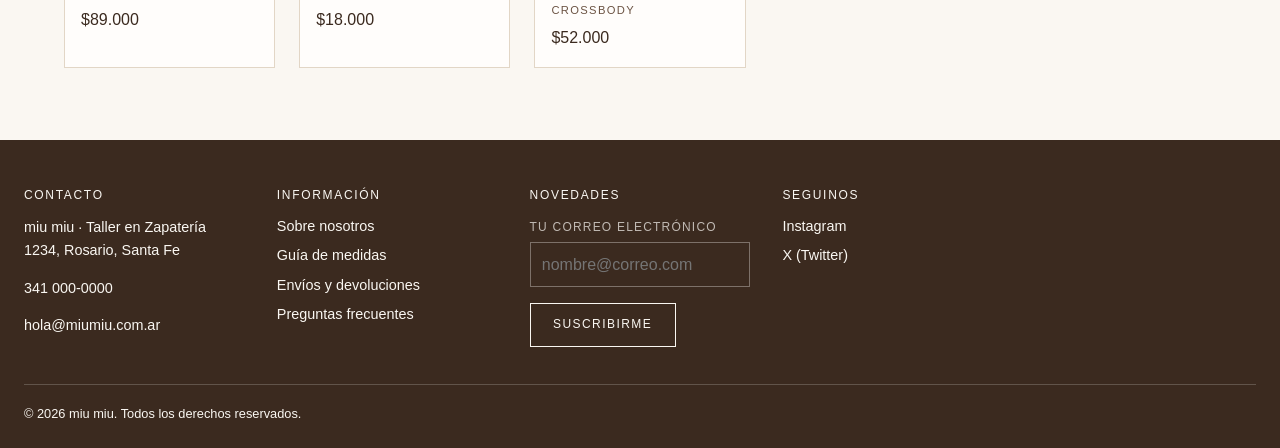
<file: producto-toronto.html>
<!DOCTYPE html>
<html lang="es-AR">
<head>
    <meta charset="UTF-8">
    <meta name="viewport" content="width=device-width, initial-scale=1.0">
    <meta name="description" content="Weekend bag Toronto (De viaje / weekend) en Cuero vacuno curtido vegetal. Medidas: 30 cm × 42 cm × 18 cm. $95.000. Envíos a todo el país desde miu miu.">
    <title>miu miu | Weekend bag Toronto</title>
    <link rel="stylesheet" href="style.css">
</head>
<body>

    <!-- ==================== ENCABEZADO ==================== -->
    <header class="site-header">
        <p class="site-header__marca">
            <a href="index.html" aria-label="miu miu, ir al inicio">miu miu</a>
        </p>

        <nav class="site-header__nav" aria-label="Navegación principal">
            <ul>
                <li><a href="index.html">Inicio</a></li>
                <li><a href="index.html#catalogo">Catálogo</a></li>
                <li><a href="carrito.html">Carrito</a></li>
                <li><a href="contacto.html">Contacto</a></li>
            </ul>
        </nav>

        <!-- role="search" le avisa al lector de pantalla que este formulario es un buscador -->
        <form class="site-header__buscador" role="search" method="get" action="index.html#catalogo" aria-label="Buscar carteras">
            <label for="buscar">Buscar carteras</label>
            <input type="search" id="buscar" name="q" placeholder="Ej: bandolera de cuero" autocomplete="off">
            <button type="submit">Buscar</button>
        </form>
    </header>

    <!-- ==================== CONTENIDO PRINCIPAL ==================== -->
    <main>

        <nav class="miga" aria-label="Ruta de navegación">
            <ol>
                <li><a href="index.html">Inicio</a></li>
                <li><a href="index.html#catalogo">Catálogo</a></li>
                <li aria-current="page">Weekend bag Toronto</li>
            </ol>
        </nav>

        <article class="detalle">
            <div class="detalle__foto">
                <img class="imagen-detalle"
                    src="img/toronto.jpg"
                    alt="Weekend bag Toronto de cuero">
            </div>

            <div class="detalle__info">
                <h1>Weekend bag Toronto</h1>
                <p class="detalle__tipo">De viaje / weekend</p>
                <p class="detalle__precio">$95.000</p>
                <p class="detalle__descripcion">La más grande de la línea. Tiene dos asas de cuero y un bolsillo trasero con cremallera que abre plano, pensado para guardar el pasaporte o el documento. El interior es amplio y viene con correa de hombro desmontable.</p>

                <h2 class="detalle__subtitulo">Ficha del producto</h2>
                <dl class="ficha">
                    <div>
                        <dt>Código</dt>
                        <dd>MM-1049</dd>
                    </div>
                    <div>
                        <dt>Tipo</dt>
                        <dd>De viaje / weekend</dd>
                    </div>
                    <div>
                        <dt>Medidas (alto × largo × fondo)</dt>
                        <dd>30 cm × 42 cm × 18 cm</dd>
                    </div>
                    <div>
                        <dt>Largo de correa</dt>
                        <dd>Desmontable, 60 a 130 cm</dd>
                    </div>
                    <div>
                        <dt>Material</dt>
                        <dd>Cuero vacuno curtido vegetal</dd>
                    </div>
                    <div>
                        <dt>Forro</dt>
                        <dd>Lona de algodón encerado</dd>
                    </div>
                    <div>
                        <dt>Presentada en</dt>
                        <dd>Julio de 2026</dd>
                    </div>
                    <div>
                        <dt>Disponibilidad</dt>
                        <dd>Disponible</dd>
                    </div>
                </dl>

                <h2 class="detalle__subtitulo">Cuidados</h2>
                <ul class="cuidados">
                    <li>Sostené la base cuando la cargues llena, para que no se deforme.</li>
                    <li>Si se moja, secá con paño y aire libre.</li>
                </ul>
            </div>
        </article>

        <!--
            El botón manda a carrito.html con la cantidad elegida.
            Para que de verdad sume el producto al carrito hay que leer estos
            parámetros con JS (o con un servidor); por ahora solo navega.
        -->
        <section class="comprar" aria-labelledby="titulo-comprar">
            <h2 id="titulo-comprar">Agregar al carrito</h2>
            <form id="form-agregar" method="get" action="carrito.html">
                <p>
                    <label for="cantidad">Cantidad</label>
                    <input type="number" id="cantidad" name="cantidad" min="1" max="5" value="1">
                    <input type="hidden" name="producto" value="MM-1049">
                </p>
                <button type="submit">Agregar al carrito</button>
            </form>
        </section>

        <section class="relacionados" aria-labelledby="titulo-relacionados">
            <h2 id="titulo-relacionados">También te puede gustar</h2>
            <ul class="productos productos--chico">
                    <li>
                        <article class="producto">
                            <figure class="producto__imagen">
                                <img class="imagen-producto"
                                    src="img/sydney.jpg"
                                    alt="Cartera de viaje Sydney de cuero">
                            </figure>
                            <h3 class="producto__nombre">
                                <a href="producto-sydney.html">Cartera de viaje Sydney</a>
                            </h3>
                            <p class="producto__tipo">De viaje / weekend</p>
                            <p class="producto__precio">$89.000</p>
                        </article>
                    </li>
                    <li>
                        <article class="producto">
                            <figure class="producto__imagen">
                                <img class="imagen-producto"
                                    src="img/milan.jpg"
                                    alt="Monedero Milan de cuero">
                            </figure>
                            <h3 class="producto__nombre">
                                <a href="producto-milan.html">Monedero Milan</a>
                            </h3>
                            <p class="producto__tipo">Monederos</p>
                            <p class="producto__precio">$18.000</p>
                        </article>
                    </li>
                    <li>
                        <article class="producto">
                            <figure class="producto__imagen">
                                <img class="imagen-producto"
                                    src="img/firenze.jpg"
                                    alt="Bandolera Firenze de cuero">
                            </figure>
                            <h3 class="producto__nombre">
                                <a href="producto-firenze.html">Bandolera Firenze</a>
                            </h3>
                            <p class="producto__tipo">Bandolera / crossbody</p>
                            <p class="producto__precio">$52.000</p>
                        </article>
                    </li>
            </ul>
        </section>
    </main>

    <!-- ==================== PIE DE PAGINA ==================== -->
    <footer class="site-footer">

        <section class="site-footer__contacto" aria-labelledby="titulo-contacto">
            <h2 id="titulo-contacto">Contacto</h2>
            <address>
                <p>miu miu · Taller en Zapatería 1234, Rosario, Santa Fe</p>
                <p><a href="tel:+54341000000">341 000-0000</a></p>
                <p><a href="mailto:hola@miumiu.com.ar">hola@miumiu.com.ar</a></p>
            </address>
        </section>

        <nav class="site-footer__links" aria-label="Enlaces del pie de página">
            <h2>Información</h2>
            <ul>
                <li><a href="contacto.html">Sobre nosotros</a></li>
                <li><a href="index.html#catalogo">Guía de medidas</a></li>
                <li><a href="contacto.html">Envíos y devoluciones</a></li>
                <li><a href="contacto.html">Preguntas frecuentes</a></li>
            </ul>
        </nav>

        <form class="site-footer__newsletter" aria-label="Suscripción al newsletter">
            <h2>Novedades</h2>
            <p>
                <label for="email-newsletter">Tu correo electrónico</label>
                <input type="email" id="email-newsletter" name="email" placeholder="nombre@correo.com" autocomplete="email" required>
            </p>
            <button type="submit">Suscribirme</button>
        </form>

        <nav class="site-footer__redes" aria-label="Redes sociales">
            <h2>Seguinos</h2>
            <ul>
                <li><a href="https://instagram.com/miumiu" target="_blank" rel="noopener noreferrer">Instagram</a></li>
                <li><a href="https://x.com/miumiu" target="_blank" rel="noopener noreferrer">X (Twitter)</a></li>
            </ul>
        </nav>

        <p class="site-footer__legal">&copy; 2026 miu miu. Todos los derechos reservados.</p>
    </footer>

    <script src="script.js" defer></script>

</body>
</html>
</file>
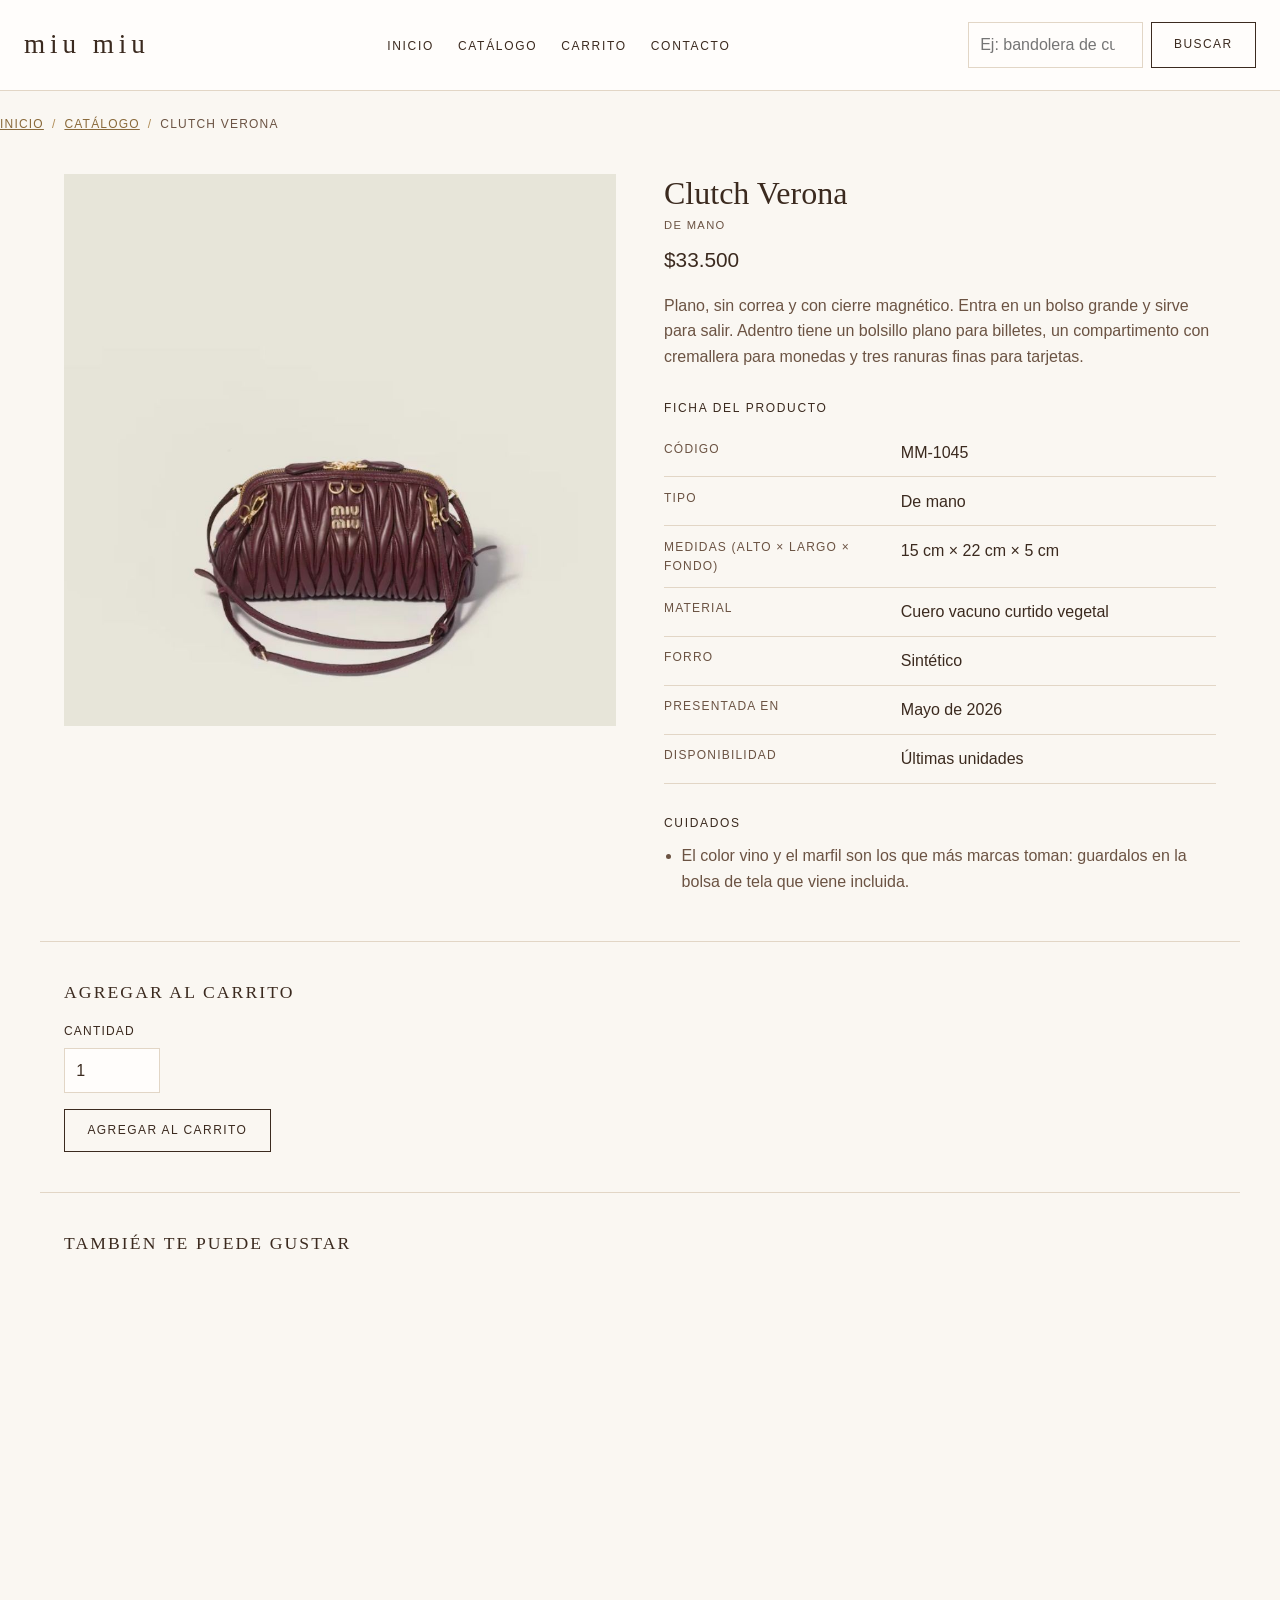
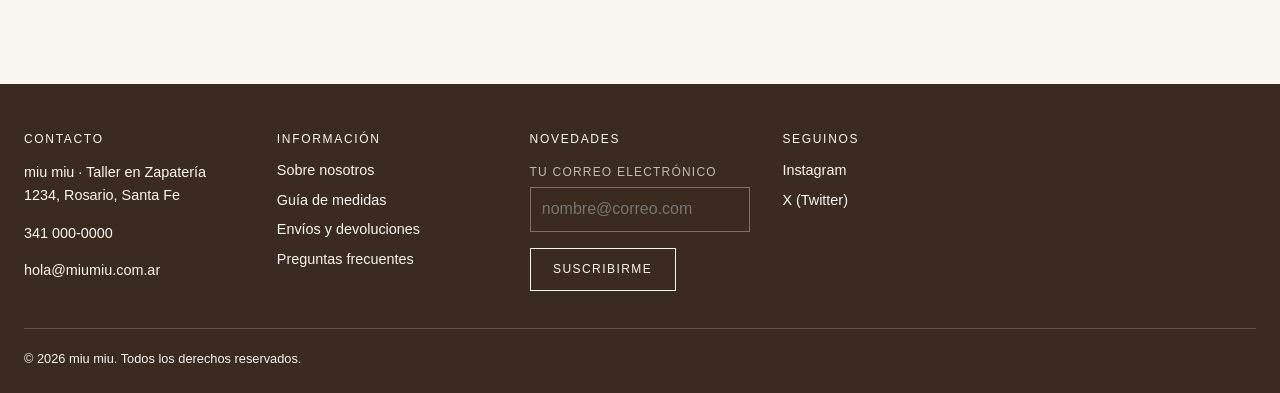
<file: producto-verona.html>
<!DOCTYPE html>
<html lang="es-AR">
<head>
    <meta charset="UTF-8">
    <meta name="viewport" content="width=device-width, initial-scale=1.0">
    <meta name="description" content="Clutch Verona (De mano) en Cuero vacuno curtido vegetal. Medidas: 15 cm × 22 cm × 5 cm. $33.500. Envíos a todo el país desde miu miu.">
    <title>miu miu | Clutch Verona</title>
    <link rel="stylesheet" href="style.css">
</head>
<body>

    <!-- ==================== ENCABEZADO ==================== -->
    <header class="site-header">
        <p class="site-header__marca">
            <a href="index.html" aria-label="miu miu, ir al inicio">miu miu</a>
        </p>

        <nav class="site-header__nav" aria-label="Navegación principal">
            <ul>
                <li><a href="index.html">Inicio</a></li>
                <li><a href="index.html#catalogo">Catálogo</a></li>
                <li><a href="carrito.html">Carrito</a></li>
                <li><a href="contacto.html">Contacto</a></li>
            </ul>
        </nav>

        <!-- role="search" le avisa al lector de pantalla que este formulario es un buscador -->
        <form class="site-header__buscador" role="search" method="get" action="index.html#catalogo" aria-label="Buscar carteras">
            <label for="buscar">Buscar carteras</label>
            <input type="search" id="buscar" name="q" placeholder="Ej: bandolera de cuero" autocomplete="off">
            <button type="submit">Buscar</button>
        </form>
    </header>

    <!-- ==================== CONTENIDO PRINCIPAL ==================== -->
    <main>

        <nav class="miga" aria-label="Ruta de navegación">
            <ol>
                <li><a href="index.html">Inicio</a></li>
                <li><a href="index.html#catalogo">Catálogo</a></li>
                <li aria-current="page">Clutch Verona</li>
            </ol>
        </nav>

        <article class="detalle">
            <div class="detalle__foto">
                <img class="imagen-detalle"
                    src="img/verona.jpg"
                    alt="Clutch Verona de cuero">
            </div>

            <div class="detalle__info">
                <h1>Clutch Verona</h1>
                <p class="detalle__tipo">De mano</p>
                <p class="detalle__precio">$33.500</p>
                <p class="detalle__descripcion">Plano, sin correa y con cierre magnético. Entra en un bolso grande y sirve para salir. Adentro tiene un bolsillo plano para billetes, un compartimento con cremallera para monedas y tres ranuras finas para tarjetas.</p>

                <h2 class="detalle__subtitulo">Ficha del producto</h2>
                <dl class="ficha">
                    <div>
                        <dt>Código</dt>
                        <dd>MM-1045</dd>
                    </div>
                    <div>
                        <dt>Tipo</dt>
                        <dd>De mano</dd>
                    </div>
                    <div>
                        <dt>Medidas (alto × largo × fondo)</dt>
                        <dd>15 cm × 22 cm × 5 cm</dd>
                    </div>
                    <div>
                        <dt>Material</dt>
                        <dd>Cuero vacuno curtido vegetal</dd>
                    </div>
                    <div>
                        <dt>Forro</dt>
                        <dd>Sintético</dd>
                    </div>
                    <div>
                        <dt>Presentada en</dt>
                        <dd>Mayo de 2026</dd>
                    </div>
                    <div>
                        <dt>Disponibilidad</dt>
                        <dd>Últimas unidades</dd>
                    </div>
                </dl>

                <h2 class="detalle__subtitulo">Cuidados</h2>
                <ul class="cuidados">
                    <li>El color vino y el marfil son los que más marcas toman: guardalos en la bolsa de tela que viene incluida.</li>
                </ul>
            </div>
        </article>

        <!--
            El botón manda a carrito.html con la cantidad elegida.
            Para que de verdad sume el producto al carrito hay que leer estos
            parámetros con JS (o con un servidor); por ahora solo navega.
        -->
        <section class="comprar" aria-labelledby="titulo-comprar">
            <h2 id="titulo-comprar">Agregar al carrito</h2>
            <form id="form-agregar" method="get" action="carrito.html">
                <p>
                    <label for="cantidad">Cantidad</label>
                    <input type="number" id="cantidad" name="cantidad" min="1" max="5" value="1">
                    <input type="hidden" name="producto" value="MM-1045">
                </p>
                <button type="submit">Agregar al carrito</button>
            </form>
        </section>

        <section class="relacionados" aria-labelledby="titulo-relacionados">
            <h2 id="titulo-relacionados">También te puede gustar</h2>
            <ul class="productos productos--chico">
                    <li>
                        <article class="producto">
                            <figure class="producto__imagen">
                                <img class="imagen-producto"
                                    src="img/amsterdam.jpg"
                                    alt="Cartera de mano Amsterdam de cuero">
                            </figure>
                            <h3 class="producto__nombre">
                                <a href="producto-amsterdam.html">Cartera de mano Amsterdam</a>
                            </h3>
                            <p class="producto__tipo">De mano</p>
                            <p class="producto__precio">$38.000</p>
                        </article>
                    </li>
                    <li>
                        <article class="producto">
                            <figure class="producto__imagen">
                                <img class="imagen-producto"
                                    src="img/roma.jpg"
                                    alt="Bandolera Roma de cuero">
                            </figure>
                            <h3 class="producto__nombre">
                                <a href="producto-roma.html">Bandolera Roma</a>
                            </h3>
                            <p class="producto__tipo">Bandolera / crossbody</p>
                            <p class="producto__precio">$45.000</p>
                        </article>
                    </li>
                    <li>
                        <article class="producto">
                            <figure class="producto__imagen">
                                <img class="imagen-producto"
                                    src="img/milan.jpg"
                                    alt="Monedero Milan de cuero">
                            </figure>
                            <h3 class="producto__nombre">
                                <a href="producto-milan.html">Monedero Milan</a>
                            </h3>
                            <p class="producto__tipo">Monederos</p>
                            <p class="producto__precio">$18.000</p>
                        </article>
                    </li>
            </ul>
        </section>
    </main>

    <!-- ==================== PIE DE PAGINA ==================== -->
    <footer class="site-footer">

        <section class="site-footer__contacto" aria-labelledby="titulo-contacto">
            <h2 id="titulo-contacto">Contacto</h2>
            <address>
                <p>miu miu · Taller en Zapatería 1234, Rosario, Santa Fe</p>
                <p><a href="tel:+54341000000">341 000-0000</a></p>
                <p><a href="mailto:hola@miumiu.com.ar">hola@miumiu.com.ar</a></p>
            </address>
        </section>

        <nav class="site-footer__links" aria-label="Enlaces del pie de página">
            <h2>Información</h2>
            <ul>
                <li><a href="contacto.html">Sobre nosotros</a></li>
                <li><a href="index.html#catalogo">Guía de medidas</a></li>
                <li><a href="contacto.html">Envíos y devoluciones</a></li>
                <li><a href="contacto.html">Preguntas frecuentes</a></li>
            </ul>
        </nav>

        <form class="site-footer__newsletter" aria-label="Suscripción al newsletter">
            <h2>Novedades</h2>
            <p>
                <label for="email-newsletter">Tu correo electrónico</label>
                <input type="email" id="email-newsletter" name="email" placeholder="nombre@correo.com" autocomplete="email" required>
            </p>
            <button type="submit">Suscribirme</button>
        </form>

        <nav class="site-footer__redes" aria-label="Redes sociales">
            <h2>Seguinos</h2>
            <ul>
                <li><a href="https://instagram.com/miumiu" target="_blank" rel="noopener noreferrer">Instagram</a></li>
                <li><a href="https://x.com/miumiu" target="_blank" rel="noopener noreferrer">X (Twitter)</a></li>
            </ul>
        </nav>

        <p class="site-footer__legal">&copy; 2026 miu miu. Todos los derechos reservados.</p>
    </footer>

    <script src="script.js" defer></script>

</body>
</html>
</file>
<file: style.css>
/* ==========================================================================
   miu miu - hoja de estilos principal
   Paleta: dorado y marrón sobre fondo crema, líneas finas y esquinas
   rectas (minimalista). Mobile first: las pantallas grandes se Bailey-
   ajustan al final con una sola media query.
   ========================================================================== */

:root {
    --dorado: #b08d57;          /* acentos, bordes y detalles */
    --dorado-oscuro: #8a6a3b;   /* links y hover (contraste AA sobre crema) */
    --marron: #3b2a1f;          /* texto principal y fondo del footer */
    --marron-medio: #6b5343;    /* texto secundario */
    --crema: #faf7f2;           /* fondo de la página */
    --crema-oscuro: #f1e9df;    /* bloques y placeholders de foto */
    --blanco: #fffdfb;          /* tarjetas y header */
    --borde: #e2d6c6;
    --sombra: 0 1px 3px rgba(59, 42, 31, .08);
    --ancho: 75rem;             /* ancho máximo del contenido */
}

/* --------------------------------------------------------------- base --- */

* {
    box-sizing: border-box;
}

body {
    margin: 0;
    background: var(--crema);
    color: var(--marron);
    font-family: "Helvetica Neue", Arial, sans-serif;
    line-height: 1.6;
}

/* Las fotos se estiran al ancho de su contenedor sin deformarse. */
img {
    width: 100%;
    height: auto;
    display: block;
}

/* Foto de la tarjeta de producto: ocupa el ancho de la tarjeta, se adapta
   sola en el celular y nunca se estira de más. */
.imagen-producto,
.imagen-detalle {
    display: block;
    width: 100%;
    height: auto;
}

/* El navegador le pone margen a figure por defecto y descuadra la tarjeta. */
.producto__imagen {
    margin: 0 0 .4rem;
}

h1, h2, h3 {
    font-family: Georgia, "Times New Roman", serif;
    font-weight: 400;
    line-height: 1.2;
}

a {
    color: var(--dorado-oscuro);
}

/* Texto que solo necesita leer un lector de pantalla. */
.visualmente-oculto {
    position: absolute;
    width: 1px;
    height: 1px;
    overflow: hidden;
    clip: rect(0 0 0 0);
    white-space: nowrap;
}

:focus-visible {
    outline: 2px solid var(--dorado-oscuro);
    outline-offset: 2px;
}

/* --------------------------------------------------------- formularios --- */

label {
    display: block;
    margin-bottom: .3rem;
    font-size: .75rem;
    text-transform: uppercase;
    letter-spacing: .1em;
}

/* Cuando la etiqueta va después del checkbox o del radio, va en la misma línea. */
input[type="checkbox"] + label,
input[type="radio"] + label {
    display: inline;
    margin-bottom: 0;
}

input, select, textarea {
    width: 100%;
    padding: .55rem .7rem;
    border: 1px solid var(--borde);
    background: var(--blanco);
    color: var(--marron);
    font: inherit;
}

input[type="checkbox"], input[type="radio"] {
    width: auto;
    accent-color: var(--dorado-oscuro);
}

button {
    padding: .7rem 1.4rem;
    border: 1px solid var(--marron);
    background: transparent;
    color: var(--marron);
    font: inherit;
    font-size: .75rem;
    text-transform: uppercase;
    letter-spacing: .12em;
    cursor: pointer;
    transition: background .2s, color .2s;
}

button:hover {
    background: var(--marron);
    color: var(--crema);
}

/* ------------------------------------------------------------- header --- */

.site-header {
    display: flex;
    flex-wrap: wrap;
    align-items: center;
    justify-content: space-between;
    gap: 1.25rem;
    padding: 1.4rem 1.5rem;
    background: var(--blanco);
    border-bottom: 1px solid var(--borde);
}

.site-header__marca {
    margin: 0;
}

.site-header__marca a {
    font-family: Georgia, "Times New Roman", serif;
    font-size: 1.7rem;
    letter-spacing: .18em;
    color: var(--marron);
    text-decoration: none;
}

.site-header__nav ul {
    display: flex;
    flex-wrap: wrap;
    gap: 1.5rem;
    margin: 0;
    padding: 0;
    list-style: none;
}

.site-header__nav a {
    font-size: .75rem;
    text-transform: uppercase;
    letter-spacing: .14em;
    text-decoration: none;
    color: var(--marron);
}

.site-header__nav a:hover,
.site-header__nav a[aria-current="page"] {
    color: var(--dorado-oscuro);
    border-bottom: 1px solid var(--dorado);
}

/* El buscador no muestra la etiqueta, pero sigue announcing al lector. */
.site-header__buscador {
    display: flex;
    gap: .5rem;
    flex: 1 1 12rem;
    max-width: 18rem;
}

.site-header__buscador label {
    position: absolute;
    width: 1px;
    height: 1px;
    overflow: hidden;
    clip: rect(0 0 0 0);
    white-space: nowrap;
}

.site-header__buscador input {
    width: 100%;
}

/* --------------------------------------------------------------- hero --- */

.hero {
    max-width: var(--ancho);
    margin: 0 auto;
    padding: 4rem 1.5rem 3rem;
    text-align: center;
    border-bottom: 1px solid var(--borde);
}

.hero h1 {
    margin: 0 0 1rem;
    font-size: clamp(1.8rem, 4vw, 2.8rem);
}

.hero p {
    max-width: 40rem;
    margin: 0 auto 1.5rem;
    color: var(--marron-medio);
}

/* ----------------------------------------------------------- catálogo --- */

.catalogo {
    display: grid;
    grid-template-columns: 15rem 1fr;
    gap: 2.5rem;
    max-width: var(--ancho);
    margin: 0 auto;
    padding: 3rem 1.5rem 4rem;
}

/* ---- filtros ---- */

.filtros {
    align-self: start;
    position: sticky;
    top: 1.5rem;
}

/* Barra que abre y cierra los filtros. */
.filtros__resumen {
    display: flex;
    align-items: center;
    justify-content: space-between;
    gap: 1rem;
    padding: .9rem 1rem;
    background: var(--blanco);
    border: 1px solid var(--borde);
    cursor: pointer;
    list-style: none;
}

.filtros__resumen::-webkit-details-marker {
    display: none;
}

/* El h2 vive adentro del summary para no duplicar el título. */
.filtros__resumen h2 {
    margin: 0;
    font-family: inherit;
    font-size: .8rem;
    font-weight: 400;
    text-transform: uppercase;
    letter-spacing: .14em;
}

.filtros__resumen::after {
    content: "+";
    font-size: 1.1rem;
    line-height: 1;
    color: var(--dorado-oscuro);
}

.filtros__grupo[open] > .filtros__resumen::after {
    content: "\2212";
}

.filtros__form {
    padding: 1.2rem 1rem;
    background: var(--blanco);
    border: 1px solid var(--borde);
    border-top: 0;
}

/* El h2 de los filtros vive dentro del summary y se estilo más arriba. */
.catalogo__listado h2 {
    margin: 0 0 1rem;
    font-size: 1.1rem;
    text-transform: uppercase;
    letter-spacing: .12em;
}

.filtros fieldset {
    margin: 0 0 1.5rem;
    padding: 1.2rem 0 0;
    border: 0;
    border-top: 1px solid var(--borde);
}

.filtros legend {
    padding: 0;
    font-size: .75rem;
    text-transform: uppercase;
    letter-spacing: .12em;
    color: var(--dorado-oscuro);
}

.filtros__form ul {
    margin: 0;
    padding: 0;
    list-style: none;
}

/* Cada control y su etiqueta van en la misma línea. */
.filtros__form p,
.filtros__form li {
    display: flex;
    align-items: center;
    gap: .5rem;
    margin: 0 0 .6rem;
}

.filtros__form label {
    margin: 0;
    font-size: .8rem;
    text-transform: none;
    letter-spacing: 0;
}

.filtros__form input:not([type="checkbox"]):not([type="radio"]),
.filtros__form select {
    flex: 1;
}

.filtros__form button {
    width: 100%;
    margin-bottom: .5rem;
}

.catalogo__conteo {
    margin: 0 0 1.5rem;
    font-size: .8rem;
    color: var(--marron-medio);
}

/* Aviso cuando la búsqueda no encuentra ninguna cartera. */
.catalogo__vacio {
    margin: 0;
    padding: 2.5rem 1rem;
    border: 1px dashed var(--borde);
    text-align: center;
    color: var(--marron-medio);
}

/* ---- productos ---- */

.productos {
    display: grid;
    grid-template-columns: repeat(auto-fill, minmax(15rem, 1fr));
    gap: 1.5rem;
    margin: 0;
    padding: 0;
    list-style: none;
}

/* El <li> se estira hasta el alto de la fila y la tarjeta ocupa todo ese
   alto, asi todas las tarjetas de la grilla quedan del mismo tamaño. */
.productos li {
    display: flex;
}

/* El display:flex de arriba pisaría el atributo hidden, que es como el JS
   oculta las tarjetas que no coinciden con la búsqueda o con los filtros. */
.productos li[hidden] {
    display: none;
}

.producto {
    position: relative;              /* necesario para el link que se estira */
    display: flex;
    flex-direction: column;
    gap: .3rem;
    width: 100%;
    padding: 1rem;
    background: var(--blanco);
    border: 1px solid var(--borde);
    transition: border-color .2s, box-shadow .2s;
}

.producto:hover {
    border-color: var(--dorado);
    box-shadow: var(--sombra);
}

/* Hace clickeable toda la tarjeta sin agregar un segundo link por producto. */
.producto__nombre a::after {
    content: "";
    position: absolute;
    inset: 0;
}

/* Los textos largos se cortan con puntos suspensivos ("..."). El texto
   completo esta en la ficha del producto: como toda la tarjeta es
   clickeable, para seguir leyendo hay que entrar al producto. */
.producto__nombre,
.producto__descripcion {
    display: -webkit-box;
    -webkit-box-orient: vertical;
    overflow: hidden;
    text-overflow: ellipsis;
}

.producto__nombre {
    margin: .3rem 0 0;
    font-size: 1.05rem;
    -webkit-line-clamp: 2;           /* como maximo dos lineas */
    line-clamp: 2;
    min-height: 2.4em;               /* reserva dos lineas: precios alineados */
}

.producto__nombre a {
    color: var(--marron);
    text-decoration: none;
}

.producto:hover .producto__nombre a {
    text-decoration: underline;
    text-decoration-color: var(--dorado);
    text-underline-offset: 3px;
}

.producto__tipo {
    margin: 0;
    font-size: .7rem;
    text-transform: uppercase;
    letter-spacing: .12em;
    color: var(--marron-medio);
}

.producto__precio {
    margin: 0;
    font-size: 1rem;
}

.producto__descripcion {
    margin: 0;
    font-size: .9rem;
    color: var(--marron-medio);
    -webkit-line-clamp: 3;           /* como maximo tres lineas */
    line-clamp: 3;
    min-height: 4.8em;               /* reserva tres lineas: tarjetas parejas */
}

/* ------------------------------------------------------ ficha producto --- */

.miga ol {
    display: flex;
    flex-wrap: wrap;
    gap: .5rem;
    margin: 0;
    padding: 1.5rem 0 0;
    list-style: none;
    font-size: .75rem;
    text-transform: uppercase;
    letter-spacing: .1em;
}

.miga li + li::before {
    content: "/";
    margin-right: .5rem;
    color: var(--dorado);
}

.miga [aria-current="page"] {
    color: var(--marron-medio);
}

.detalle {
    display: grid;
    grid-template-columns: 1fr 1fr;
    gap: 3rem;
    max-width: var(--ancho);
    margin: 0 auto;
    padding: 2.5rem 1.5rem;
}

.detalle__info h1 {
    margin: 0 0 .3rem;
    font-size: 2rem;
}

.detalle__tipo {
    margin: 0;
    font-size: .7rem;
    text-transform: uppercase;
    letter-spacing: .12em;
    color: var(--marron-medio);
}

.detalle__precio {
    margin: .5rem 0 1rem;
    font-size: 1.3rem;
}

.detalle__descripcion {
    margin: 0 0 1.5rem;
    color: var(--marron-medio);
}

.detalle__subtitulo {
    margin: 2rem 0 .8rem;
    font-family: inherit;
    font-size: .75rem;
    text-transform: uppercase;
    letter-spacing: .14em;
}

/* Ficha técnica: término y valor, uno por fila con una línea de por medio. */
.ficha {
    margin: 0;
}

.ficha div {
    display: flex;
    flex-wrap: wrap;
    gap: 1rem;
    padding: .7rem 0;
    border-bottom: 1px solid var(--borde);
}

.ficha dt {
    flex: 0 0 40%;
    font-size: .75rem;
    text-transform: uppercase;
    letter-spacing: .1em;
    color: var(--marron-medio);
}

.ficha dd {
    margin: 0;
}

.cuidados {
    margin: 0;
    padding-left: 1.1rem;
    color: var(--marron-medio);
}

.cuidados li {
    margin-bottom: .4rem;
}

.comprar,
.relacionados {
    max-width: var(--ancho);
    margin: 0 auto;
    padding: 2.5rem 1.5rem;
    border-top: 1px solid var(--borde);
}

.comprar h2,
.relacionados h2 {
    margin: 0 0 1.2rem;
    font-size: 1.1rem;
    text-transform: uppercase;
    letter-spacing: .12em;
}

.comprar label {
    margin-bottom: .4rem;
}

.comprar input[type="number"] {
    width: 6rem;
}

/* Los relacionados usan las mismas tarjetas del catálogo, más chicas. */
.productos--chico {
    grid-template-columns: repeat(auto-fill, minmax(11rem, 1fr));
}

/* --------------------------------------------------------- pantalla carrito --- */

.carrito,
.contacto {
    display: grid;
    gap: 3rem;
    max-width: var(--ancho);
    margin: 0 auto;
    padding: 2.5rem 1.5rem 3rem;
}

.carrito {
    grid-template-columns: 1fr 20rem;
}

.contacto {
    grid-template-columns: 1fr 1fr;
}

/* ---- tabla de productos ---- */

.carrito__tabla {
    width: 100%;
    border-collapse: collapse;
    background: var(--blanco);
    border: 1px solid var(--borde);
}

.carrito__tabla caption {
    padding: 0 0 .8rem;
    font-size: .75rem;
    text-align: left;
    text-transform: uppercase;
    letter-spacing: .12em;
    color: var(--marron-medio);
}

.carrito__tabla th,
.carrito__tabla td {
    padding: .8rem .9rem;
    border-bottom: 1px solid var(--borde);
    text-align: left;
    vertical-align: middle;
}

.carrito__tabla thead th {
    border-bottom-width: 2px;
    border-bottom-color: var(--dorado);
    font-size: .7rem;
    font-weight: 400;
    text-transform: uppercase;
    letter-spacing: .12em;
    color: var(--dorado-oscuro);
}

.carrito__tabla tbody th {
    font-family: Georgia, "Times New Roman", serif;
    font-weight: 400;
}

.carrito__tabla tbody th span {
    font-family: "Helvetica Neue", Arial, sans-serif;
    font-size: .8rem;
    color: var(--marron-medio);
}

.carrito__tabla tbody th a {
    color: var(--marron);
    text-decoration: none;
}

.carrito__tabla tbody th a:hover {
    text-decoration: underline;
}

/* El <select> de cantidad no se estira como un input normal. */
.carrito__tabla select {
    width: auto;
}

.carrito__form > p {
    display: flex;
    flex-wrap: wrap;
    align-items: center;
    gap: 1.2rem;
    margin: 1.2rem 0 0;
}

/* ---- resumen del pedido ---- */

.carrito__resumen {
    align-self: start;
    padding: 1.5rem;
    background: var(--blanco);
    border: 1px solid var(--borde);
}

.carrito__resumen h2,
.contacto__formulario h2,
.contacto__faq h2 {
    font-family: inherit;
    font-size: .8rem;
    text-transform: uppercase;
    letter-spacing: .14em;
}

.resumen__totales div {
    display: flex;
    justify-content: space-between;
    gap: 1rem;
    padding: .6rem 0;
    border-bottom: 1px solid var(--borde);
    font-size: .9rem;
}

.resumen__totales dt {
    color: var(--marron-medio);
}

.resumen__totales dd {
    margin: 0;
}

/* La última fila es el total: se destaca y no lleva línea. */
.resumen__totales div:last-child {
    padding-top: .9rem;
    border-bottom: 0;
    font-size: 1.1rem;
}

.resumen__totales div:last-child dt {
    font-size: .75rem;
    text-transform: uppercase;
    letter-spacing: .12em;
    color: var(--marron);
}

.carrito__checkout button {
    width: 100%;
    margin-top: 1.4rem;
}

/* Botón con apariencia de link, para el "Quitar" de cada fila. */
.enlace-boton {
    padding: 0;
    border: 0;
    background: none;
    color: var(--dorado-oscuro);
    font-size: .85rem;
    text-transform: none;
    letter-spacing: 0;
    text-decoration: underline;
}

.enlace-boton:hover {
    background: none;
    color: var(--marron);
}

.carrito__vacio {
    display: block;
    padding: 1.8rem 1rem;
    text-align: center;
    color: var(--marron-medio);
}

.carrito__aviso {
    margin: 0 0 1rem;
    padding: .8rem 1rem;
    background: var(--crema-oscuro);
    border: 1px solid var(--borde);
    font-size: .9rem;
}

/* ------------------------------------------------------- pantalla contacto --- */

.contacto address {
    font-style: normal;
}

.contacto address p {
    margin: 0 0 .4rem;
}

.contacto__horarios div {
    display: flex;
    justify-content: space-between;
    gap: 1rem;
    padding: .5rem 0;
    border-bottom: 1px solid var(--borde);
    font-size: .9rem;
}

.contacto__horarios dt {
    color: var(--marron-medio);
}

.contacto__horarios dd {
    margin: 0;
}

.contacto__datos h3 {
    margin: 1.8rem 0 .6rem;
    font-family: inherit;
    font-size: .75rem;
    font-weight: 400;
    text-transform: uppercase;
    letter-spacing: .14em;
}

.formulario fieldset {
    margin: 0 0 1.8rem;
    padding: 1.4rem 0 0;
    border: 0;
    border-top: 1px solid var(--borde);
}

.formulario legend {
    padding: 0;
    font-size: .75rem;
    text-transform: uppercase;
    letter-spacing: .12em;
    color: var(--dorado-oscuro);
}

.formulario p {
    margin: 0 0 1rem;
}

.formulario textarea {
    resize: vertical;
}

.formulario button + button {
    margin-left: .5rem;
}

.contacto__faq {
    max-width: var(--ancho);
    margin: 0 auto;
    padding: 0 1.5rem 3rem;
}

.contacto__faq details {
    margin-bottom: .6rem;
    padding: .9rem 1.1rem;
    background: var(--blanco);
    border: 1px solid var(--borde);
}

.contacto__faq summary {
    cursor: pointer;
    font-size: .95rem;
}

.contacto__faq details p {
    margin: .8rem 0 0;
    color: var(--marron-medio);
}

/* ------------------------------------------------------- títulos de página --- */

/* El h1 va suelto en el main en carrito y contacto (en el index está dentro
   del hero), así que se le da el mismo ancho máximo y espaciado. */
main > h1 {
    max-width: var(--ancho);
    margin: 0 auto;
    padding: 2.5rem 1.5rem 1.2rem;
    font-size: 2rem;
}

main > h1 + p {
    max-width: var(--ancho);
    margin: 0 auto;
    padding: 0 1.5rem 1.5rem;
    color: var(--marron-medio);
}

/* ------------------------------------------------------------- footer --- */

.site-footer {
    display: grid;
    grid-template-columns: repeat(auto-fit, minmax(13rem, 1fr));
    gap: 2rem;
    margin-top: 2rem;
    padding: 3rem 1.5rem 1.5rem;
    background: var(--marron);
    color: var(--crema);
}

.site-footer a {
    color: var(--crema);
    text-decoration: none;
}

.site-footer a:hover {
    text-decoration: underline;
}

.site-footer h2 {
    margin: 0 0 .8rem;
    font-family: inherit;
    font-size: .75rem;
    text-transform: uppercase;
    letter-spacing: .14em;
}

.site-footer ul {
    margin: 0;
    padding: 0;
    list-style: none;
}

.site-footer li {
    margin-bottom: .4rem;
    font-size: .9rem;
}

.site-footer address {
    font-style: normal;
    font-size: .9rem;
}

.site-footer label {
    color: rgba(250, 247, 242, .7);
}

.site-footer__newsletter input {
    background: transparent;
    border-color: rgba(250, 247, 242, .35);
    color: var(--crema);
}

.site-footer__newsletter button {
    border-color: var(--crema);
    color: var(--crema);
}

.site-footer__newsletter button:hover {
    background: var(--crema);
    color: var(--marron);
}

.site-footer__legal {
    grid-column: 1 / -1;
    margin: 0;
    padding-top: 1.2rem;
    border-top: 1px solid rgba(250, 247, 242, .2);
    font-size: .8rem;
}

/* --------------------------------------------------------- responsive --- */

/* Todo lo de acá es para celular: una sola columna, sin anchos fijos y con
   padding lateral de 15px para que nada quede pegado al borde de la pantalla. */
@media (max-width: 768px) {

    .catalogo,
    .detalle,
    .carrito,
    .contacto {
        grid-template-columns: 1fr;
    }

    /* Los contenedores ocupan todo el ancho disponible, sin ancho fijo. */
    .hero,
    .catalogo,
    .carrito,
    .contacto,
    .detalle,
    .comprar,
    .relacionados,
    .contacto__faq,
    .miga,
    main > h1,
    main > h1 + p {
        width: 100%;
        max-width: 100%;
        padding-left: 15px;
        padding-right: 15px;
    }

    .filtros {
        position: static;
    }

    /* Botones y controles comfortablemente táctiles (mínimo 44px de alto). */
    button,
    .filtros__form button,
    .carrito__checkout button {
        width: 100%;
        min-height: 44px;
        padding: .8rem 1rem;
    }

    /* Los checkbox y los radios quedan como están: no se estiran. */
    input:not([type="checkbox"]):not([type="radio"]),
    select,
    textarea,
    .site-header__buscador input,
    .comprar input[type="number"] {
        width: 100%;
        max-width: 100%;
        min-height: 44px;
    }

    .site-header,
    .site-header__buscador {
        width: 100%;
        max-width: 100%;
    }

    /* En el celular los filtros ocupan una fila y el desplegable va arriba. */
    .filtros__form p,
    .filtros__form li {
        flex-wrap: wrap;
    }

    .carrito__tabla select {
        width: 100%;
        min-width: 4rem;
    }

    .ficha div {
        flex-direction: column;
        gap: .2rem;
    }

    .ficha dt {
        flex: none;
    }
}

/* --------------------------------------------------------- animaciones --- */

/* Entrada suave desde abajo para el hero y las tarjetas del catálogo. */
@keyframes fadeInUp {
    from {
        opacity: 0;
        transform: translateY(1.5rem);
    }
    to {
        opacity: 1;
        transform: translateY(0);
    }
}

.hero h1,
.hero p,
.filtros,
.producto,
.detalle__foto,
.detalle__info {
    animation: fadeInUp .6s ease-out both;
}

/* El segundo párrafo del hero entra un instante después que el título. */
.hero p:nth-of-type(2) {
    animation-delay: .12s;
}

/* Las tarjetas se muestran una atrás de otra, no todas de golpe. */
.productos li:nth-child(2) { --retraso: .08s; }
.productos li:nth-child(3) { --retraso: .16s; }
.productos li:nth-child(4) { --retraso: .24s; }
.productos li:nth-child(5) { --retraso: .32s; }
.productos li:nth-child(6) { --retraso: .40s; }
.productos li:nth-child(7) { --retraso: .48s; }
.productos li:nth-child(8) { --retraso: .56s; }

.productos .producto {
    animation-delay: var(--retraso, 0s);
}

/* Si el sistema pide menos movimiento, se apagan las animaciones y las
   tarjetas quedan visibles desde el primer momento. */
@media (prefers-reduced-motion: reduce) {
    .producto,
    .hero h1,
    .hero p,
    .filtros,
    .detalle__foto,
    .detalle__info,
    button {
        animation: none;
        opacity: 1;
        transform: none;
        transition: none;
    }
}
</file>
